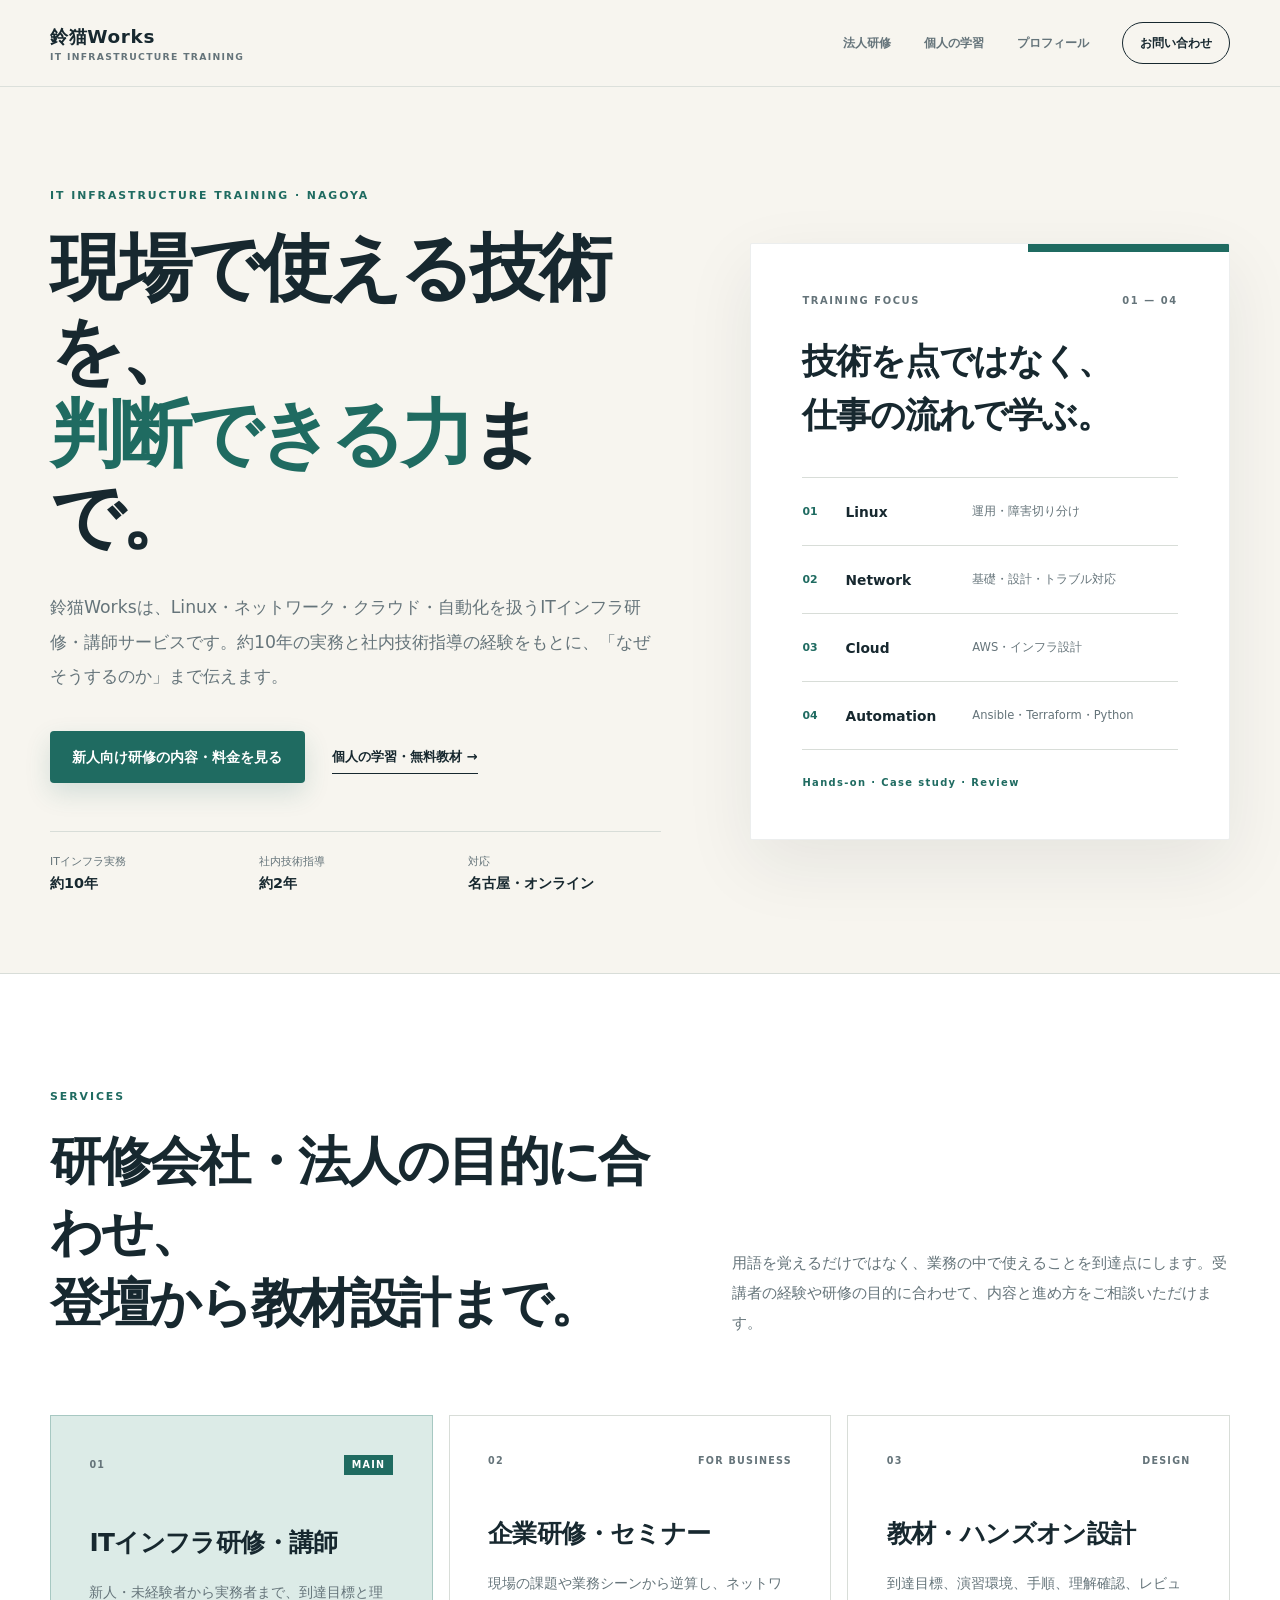
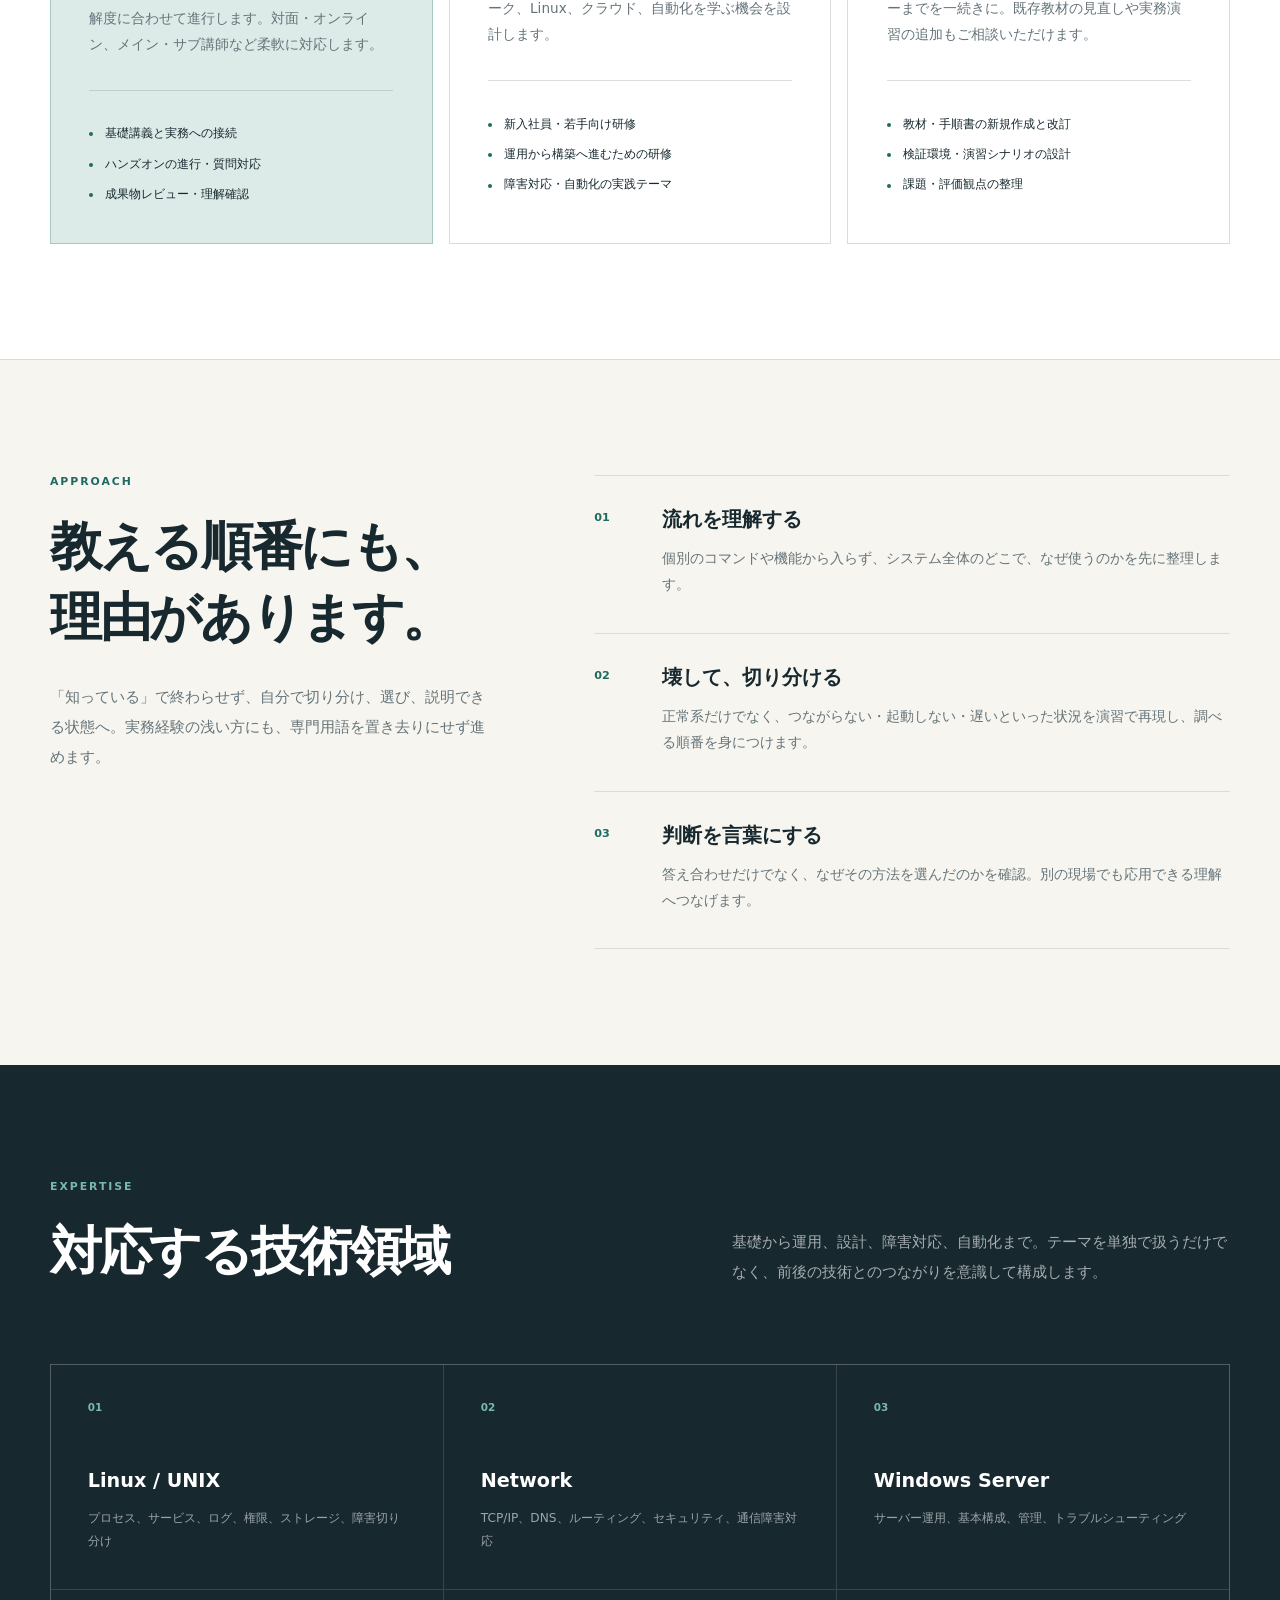
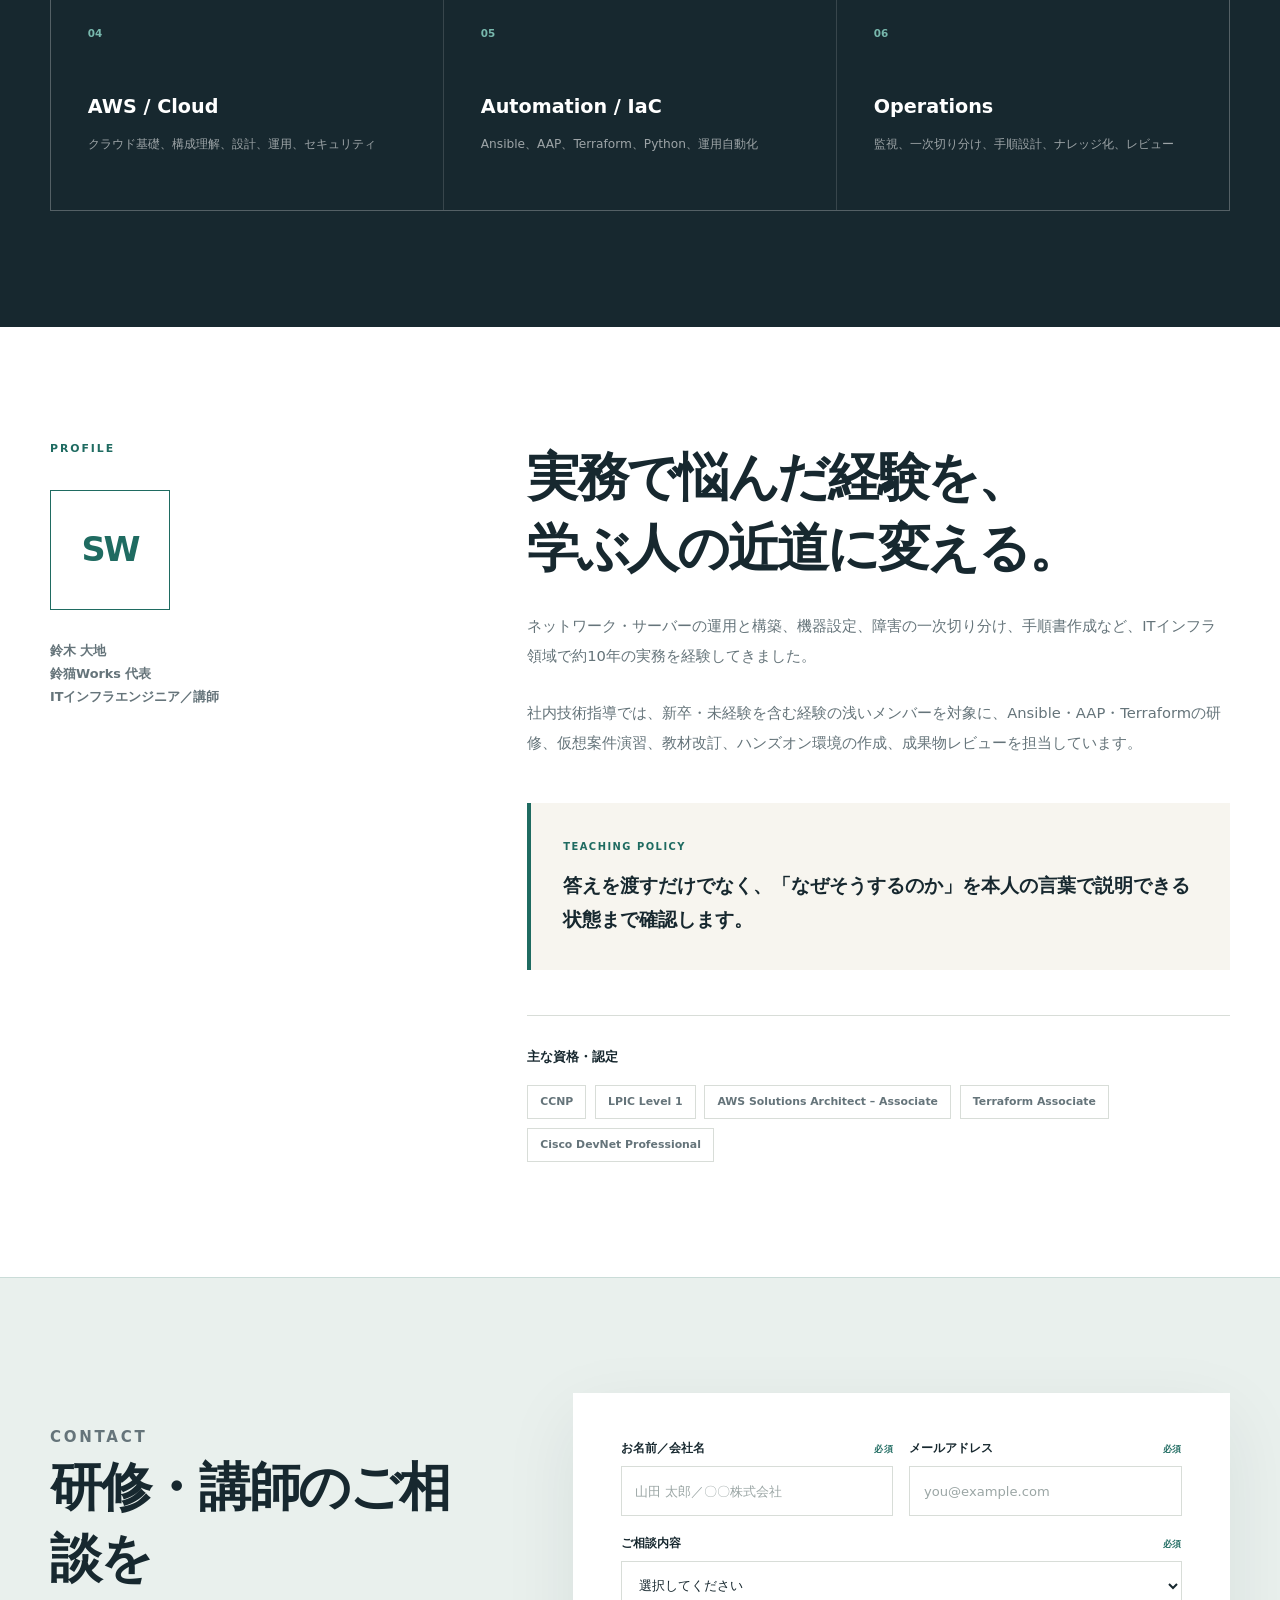
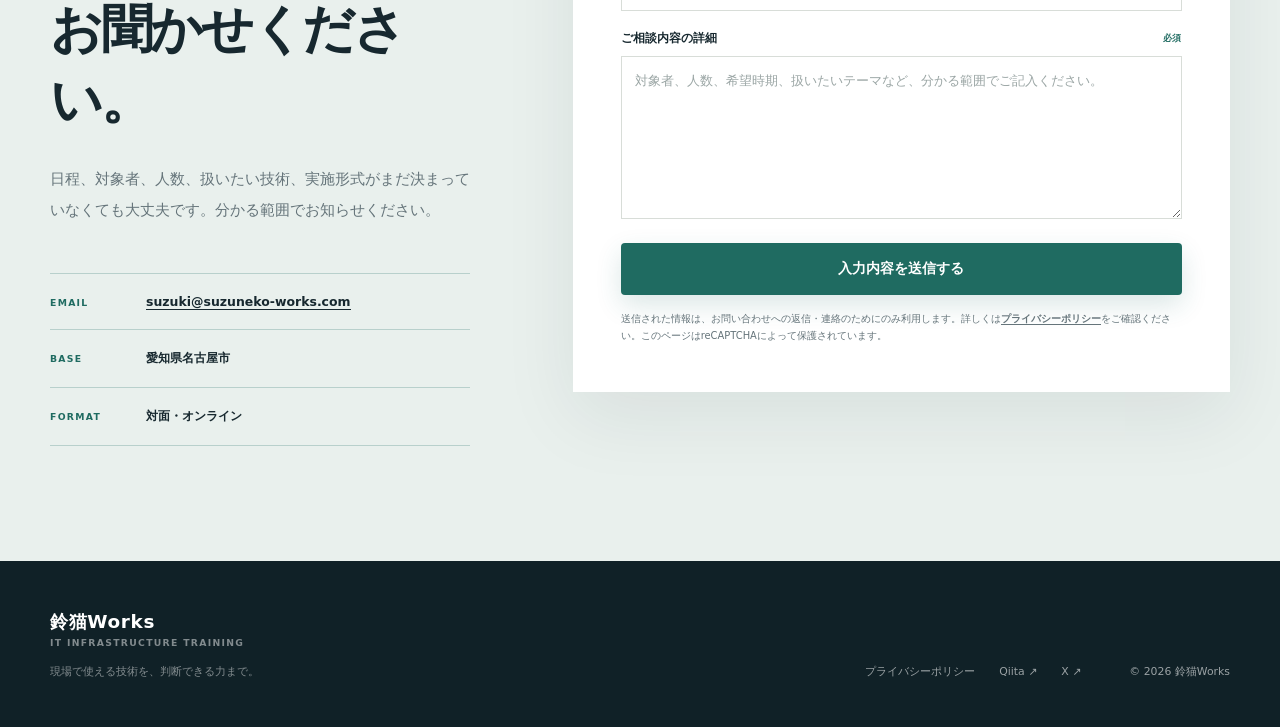
<file: index.html>
<!doctype html>
<html lang="ja">
<head>
  <meta charset="utf-8">
  <meta name="viewport" content="width=device-width, initial-scale=1">
  <title>鈴猫Works | ITインフラ研修・講師</title>
  <meta name="description" content="Linux・ネットワーク・クラウド・自動化を、現場の判断につながる形で伝えるITインフラ研修・講師サービスです。名古屋を拠点に、対面・オンラインで対応します。">
  <meta name="robots" content="index, follow">
  <meta name="theme-color" content="#f7f5ef">
  <link rel="canonical" href="https://suzuneko-works.com/">

  <meta property="og:type" content="website">
  <meta property="og:locale" content="ja_JP">
  <meta property="og:site_name" content="鈴猫Works">
  <meta property="og:title" content="鈴猫Works | ITインフラ研修・講師">
  <meta property="og:description" content="現場で使える技術を、判断できる力まで。Linux・ネットワーク・クラウド・自動化を扱うITインフラ研修・講師サービスです。">
  <meta property="og:url" content="https://suzuneko-works.com/">
  <meta property="og:image" content="https://suzuneko-works.com/images/og.png">
  <meta property="og:image:type" content="image/png">
  <meta property="og:image:width" content="1731">
  <meta property="og:image:height" content="909">
  <meta property="og:image:alt" content="鈴猫Works — 現場で使える技術を、判断できる力まで。">

  <meta name="twitter:card" content="summary_large_image">
  <meta name="twitter:title" content="鈴猫Works | ITインフラ研修・講師">
  <meta name="twitter:description" content="現場で使える技術を、判断できる力まで。">
  <meta name="twitter:image" content="https://suzuneko-works.com/images/og.png">
  <meta name="twitter:image:alt" content="鈴猫Works — 現場で使える技術を、判断できる力まで。">

  <link rel="icon" type="image/svg+xml" href="images/favicon.svg">
  <link rel="stylesheet" href="style.css">

  <script async src="https://www.googletagmanager.com/gtag/js?id=G-TE36SJMS0G"></script>
  <script>
    window.dataLayer = window.dataLayer || [];
    function gtag(){dataLayer.push(arguments);}
    gtag('js', new Date());
    gtag('config', 'G-TE36SJMS0G');
  </script>

  <script type="application/ld+json">
  {
    "@context": "https://schema.org",
    "@type": "ProfessionalService",
    "name": "鈴猫Works",
    "url": "https://suzuneko-works.com/",
    "email": "suzuki@suzuneko-works.com",
    "description": "ITインフラ研修・講師、企業研修、教材・ハンズオン設計",
    "areaServed": [
      {
        "@type": "City",
        "name": "名古屋市"
      },
      {
        "@type": "Country",
        "name": "日本"
      }
    ],
    "serviceType": [
      "ITインフラ研修・講師",
      "企業研修・セミナー",
      "教材・ハンズオン設計"
    ]
  }
  </script>
</head>
<body>
  <a class="skip-link" href="#main">本文へ移動</a>

  <header class="site-header" id="site-header">
    <div class="header-inner">
      <a class="brand" href="#top" aria-label="鈴猫Works ホーム">
        <span class="brand-name">鈴猫Works</span>
        <span class="brand-label">IT INFRASTRUCTURE TRAINING</span>
      </a>

      <button class="menu-toggle" id="menu-toggle" type="button" aria-expanded="false" aria-controls="site-nav" aria-label="メニューを開く">
        <span></span>
        <span></span>
      </button>

      <nav class="site-nav" id="site-nav" aria-label="メインナビゲーション">
        <a href="training.html">法人研修</a>
        <a href="learn.html">個人の学習</a>
        <a href="#profile">プロフィール</a>
        <a class="nav-contact" href="#contact">お問い合わせ</a>
      </nav>
    </div>
  </header>

  <main id="main">
    <section class="hero" id="top">
      <div class="hero-copy">
        <p class="eyebrow">IT INFRASTRUCTURE TRAINING · NAGOYA</p>
        <h1>現場で使える技術を、<br><em>判断できる力</em>まで。</h1>
        <p class="hero-lead">
          鈴猫Worksは、Linux・ネットワーク・クラウド・自動化を扱うITインフラ研修・講師サービスです。約10年の実務と社内技術指導の経験をもとに、「なぜそうするのか」まで伝えます。
        </p>
        <div class="hero-actions">
          <a class="button button-primary" href="training.html">新人向け研修の内容・料金を見る</a>
          <a class="text-link" href="learn.html">個人の学習・無料教材 <span aria-hidden="true">→</span></a>
        </div>
        <dl class="hero-facts" aria-label="鈴猫Worksの概要">
          <div><dt>ITインフラ実務</dt><dd>約10年</dd></div>
          <div><dt>社内技術指導</dt><dd>約2年</dd></div>
          <div><dt>対応</dt><dd>名古屋・オンライン</dd></div>
        </dl>
      </div>

      <aside class="expertise-preview" aria-labelledby="expertise-preview-title">
        <div class="preview-heading">
          <p>TRAINING FOCUS</p>
          <span>01 — 04</span>
        </div>
        <h2 id="expertise-preview-title">技術を点ではなく、<br>仕事の流れで学ぶ。</h2>
        <ol class="focus-list">
          <li><span>01</span><strong>Linux</strong><small>運用・障害切り分け</small></li>
          <li><span>02</span><strong>Network</strong><small>基礎・設計・トラブル対応</small></li>
          <li><span>03</span><strong>Cloud</strong><small>AWS・インフラ設計</small></li>
          <li><span>04</span><strong>Automation</strong><small>Ansible・Terraform・Python</small></li>
        </ol>
        <p class="preview-note">Hands-on · Case study · Review</p>
      </aside>
    </section>

    <section class="section services" id="services">
      <div class="section-inner">
        <div class="section-heading reveal">
          <div>
            <p class="section-kicker">SERVICES</p>
            <h2>研修会社・法人の目的に合わせ、<br>登壇から教材設計まで。</h2>
          </div>
          <p>
            用語を覚えるだけではなく、業務の中で使えることを到達点にします。受講者の経験や研修の目的に合わせて、内容と進め方をご相談いただけます。
          </p>
        </div>

        <div class="service-grid">
          <article class="service-card service-card-primary reveal">
            <div class="card-topline">
              <span>01</span>
              <span class="service-badge">MAIN</span>
            </div>
            <h3>ITインフラ研修・講師</h3>
            <p>新人・未経験者から実務者まで、到達目標と理解度に合わせて進行します。対面・オンライン、メイン・サブ講師など柔軟に対応します。</p>
            <ul>
              <li>基礎講義と実務への接続</li>
              <li>ハンズオンの進行・質問対応</li>
              <li>成果物レビュー・理解確認</li>
            </ul>
          </article>

          <article class="service-card reveal">
            <div class="card-topline"><span>02</span><span>FOR BUSINESS</span></div>
            <h3>企業研修・セミナー</h3>
            <p>現場の課題や業務シーンから逆算し、ネットワーク、Linux、クラウド、自動化を学ぶ機会を設計します。</p>
            <ul>
              <li>新入社員・若手向け研修</li>
              <li>運用から構築へ進むための研修</li>
              <li>障害対応・自動化の実践テーマ</li>
            </ul>
          </article>

          <article class="service-card reveal">
            <div class="card-topline"><span>03</span><span>DESIGN</span></div>
            <h3>教材・ハンズオン設計</h3>
            <p>到達目標、演習環境、手順、理解確認、レビューまでを一続きに。既存教材の見直しや実務演習の追加もご相談いただけます。</p>
            <ul>
              <li>教材・手順書の新規作成と改訂</li>
              <li>検証環境・演習シナリオの設計</li>
              <li>課題・評価観点の整理</li>
            </ul>
          </article>
        </div>
      </div>
    </section>

    <section class="section approach" aria-labelledby="approach-title">
      <div class="section-inner">
        <div class="approach-intro reveal">
          <p class="section-kicker">APPROACH</p>
          <h2 id="approach-title">教える順番にも、<br>理由があります。</h2>
          <p>「知っている」で終わらせず、自分で切り分け、選び、説明できる状態へ。実務経験の浅い方にも、専門用語を置き去りにせず進めます。</p>
        </div>

        <ol class="approach-steps">
          <li class="reveal">
            <span>01</span>
            <div>
              <h3>流れを理解する</h3>
              <p>個別のコマンドや機能から入らず、システム全体のどこで、なぜ使うのかを先に整理します。</p>
            </div>
          </li>
          <li class="reveal">
            <span>02</span>
            <div>
              <h3>壊して、切り分ける</h3>
              <p>正常系だけでなく、つながらない・起動しない・遅いといった状況を演習で再現し、調べる順番を身につけます。</p>
            </div>
          </li>
          <li class="reveal">
            <span>03</span>
            <div>
              <h3>判断を言葉にする</h3>
              <p>答え合わせだけでなく、なぜその方法を選んだのかを確認。別の現場でも応用できる理解へつなげます。</p>
            </div>
          </li>
        </ol>
      </div>
    </section>

    <section class="section expertise" id="expertise">
      <div class="section-inner">
        <div class="section-heading section-heading-light reveal">
          <div>
            <p class="section-kicker">EXPERTISE</p>
            <h2>対応する技術領域</h2>
          </div>
          <p>基礎から運用、設計、障害対応、自動化まで。テーマを単独で扱うだけでなく、前後の技術とのつながりを意識して構成します。</p>
        </div>

        <div class="topic-grid">
          <article class="topic-card reveal">
            <p>01</p>
            <h3>Linux / UNIX</h3>
            <span>プロセス、サービス、ログ、権限、ストレージ、障害切り分け</span>
          </article>
          <article class="topic-card reveal">
            <p>02</p>
            <h3>Network</h3>
            <span>TCP/IP、DNS、ルーティング、セキュリティ、通信障害対応</span>
          </article>
          <article class="topic-card reveal">
            <p>03</p>
            <h3>Windows Server</h3>
            <span>サーバー運用、基本構成、管理、トラブルシューティング</span>
          </article>
          <article class="topic-card reveal">
            <p>04</p>
            <h3>AWS / Cloud</h3>
            <span>クラウド基礎、構成理解、設計、運用、セキュリティ</span>
          </article>
          <article class="topic-card reveal">
            <p>05</p>
            <h3>Automation / IaC</h3>
            <span>Ansible、AAP、Terraform、Python、運用自動化</span>
          </article>
          <article class="topic-card reveal">
            <p>06</p>
            <h3>Operations</h3>
            <span>監視、一次切り分け、手順設計、ナレッジ化、レビュー</span>
          </article>
        </div>
      </div>
    </section>

    <section class="section profile" id="profile">
      <div class="section-inner profile-grid">
        <div class="profile-summary reveal">
          <p class="section-kicker">PROFILE</p>
          <div class="profile-mark" aria-hidden="true">SW</div>
          <p class="profile-role">鈴木 大地<br>鈴猫Works 代表<br>ITインフラエンジニア／講師</p>
        </div>

        <div class="profile-content reveal">
          <h2>実務で悩んだ経験を、<br>学ぶ人の近道に変える。</h2>
          <p>
            ネットワーク・サーバーの運用と構築、機器設定、障害の一次切り分け、手順書作成など、ITインフラ領域で約10年の実務を経験してきました。
          </p>
          <p>
            社内技術指導では、新卒・未経験を含む経験の浅いメンバーを対象に、Ansible・AAP・Terraformの研修、仮想案件演習、教材改訂、ハンズオン環境の作成、成果物レビューを担当しています。
          </p>

          <blockquote>
            <span>TEACHING POLICY</span>
            <p>答えを渡すだけでなく、「なぜそうするのか」を本人の言葉で説明できる状態まで確認します。</p>
          </blockquote>

          <div class="credentials" aria-labelledby="credentials-title">
            <h3 id="credentials-title">主な資格・認定</h3>
            <ul>
              <li>CCNP</li>
              <li>LPIC Level 1</li>
              <li>AWS Solutions Architect – Associate</li>
              <li>Terraform Associate</li>
              <li>Cisco DevNet Professional</li>
            </ul>
          </div>
        </div>
      </div>
    </section>

    <section class="section contact" id="contact">
      <div class="section-inner contact-grid">
        <div class="contact-copy reveal">
          <p class="section-kicker">CONTACT</p>
          <h2>研修・講師のご相談を<br>お聞かせください。</h2>
          <p>
            日程、対象者、人数、扱いたい技術、実施形式がまだ決まっていなくても大丈夫です。分かる範囲でお知らせください。
          </p>

          <dl class="contact-details">
            <div>
              <dt>EMAIL</dt>
              <dd><a href="mailto:suzuki@suzuneko-works.com">suzuki@suzuneko-works.com</a></dd>
            </div>
            <div>
              <dt>BASE</dt>
              <dd>愛知県名古屋市</dd>
            </div>
            <div>
              <dt>FORMAT</dt>
              <dd>対面・オンライン</dd>
            </div>
          </dl>
        </div>

        <div class="form-panel reveal">
          <form id="contact-form" novalidate>
            <div class="form-row">
              <div class="form-field">
                <label for="name">お名前／会社名 <span>必須</span></label>
                <input id="name" name="name" type="text" required maxlength="100" autocomplete="name" placeholder="山田 太郎／〇〇株式会社">
              </div>
              <div class="form-field">
                <label for="email">メールアドレス <span>必須</span></label>
                <input id="email" name="email" type="email" required maxlength="254" autocomplete="email" placeholder="you@example.com">
              </div>
            </div>

            <div class="form-field">
              <label for="subject">ご相談内容 <span>必須</span></label>
              <select id="subject" name="subject" required>
                <option value="" selected disabled>選択してください</option>
                <option value="ITインフラ研修・講師の依頼">ITインフラ研修・講師の依頼</option>
                <option value="企業研修・セミナーの相談">企業研修・セミナーの相談</option>
                <option value="教材・ハンズオン設計の相談">教材・ハンズオン設計の相談</option>
                <option value="技術コンテンツについて">技術コンテンツについて</option>
                <option value="その他">その他</option>
              </select>
            </div>

            <div class="form-field">
              <label for="message">ご相談内容の詳細 <span>必須</span></label>
              <textarea id="message" name="message" rows="6" required maxlength="5000" placeholder="対象者、人数、希望時期、扱いたいテーマなど、分かる範囲でご記入ください。"></textarea>
            </div>

            <input type="hidden" name="budget" value="">
            <div class="form-status" id="form-status" role="status" aria-live="polite"></div>
            <button class="button button-primary submit-button" id="form-submit-btn" type="submit">入力内容を送信する</button>
            <p class="form-note">送信された情報は、お問い合わせへの返信・連絡のためにのみ利用します。詳しくは<a href="privacy.html">プライバシーポリシー</a>をご確認ください。このページはreCAPTCHAによって保護されています。</p>
            <noscript>
              <p class="form-noscript">フォームの送信にはJavaScriptが必要です。<a href="mailto:suzuki@suzuneko-works.com">メールでお問い合わせください。</a></p>
            </noscript>
          </form>
        </div>
      </div>
    </section>
  </main>

  <footer class="site-footer">
    <div class="footer-inner">
      <div>
        <a class="brand footer-brand" href="#top">
          <span class="brand-name">鈴猫Works</span>
          <span class="brand-label">IT INFRASTRUCTURE TRAINING</span>
        </a>
        <p>現場で使える技術を、判断できる力まで。</p>
      </div>
      <div class="footer-links">
        <a href="privacy.html">プライバシーポリシー</a>
        <a href="https://qiita.com/suzuneko-works" target="_blank" rel="noopener noreferrer">Qiita <span aria-hidden="true">↗</span></a>
        <a href="https://x.com/suzuneko_works" target="_blank" rel="noopener noreferrer">X <span aria-hidden="true">↗</span></a>
      </div>
      <p class="copyright">© <span id="current-year">2026</span> 鈴猫Works</p>
    </div>
  </footer>

  <script async defer src="https://www.google.com/recaptcha/api.js?render=6LdiObcsAAAAAOc2ZND68FfgRgDd2CHNwrod0RjC"></script>
  <script src="script.js" defer></script>
</body>
</html>
</file>
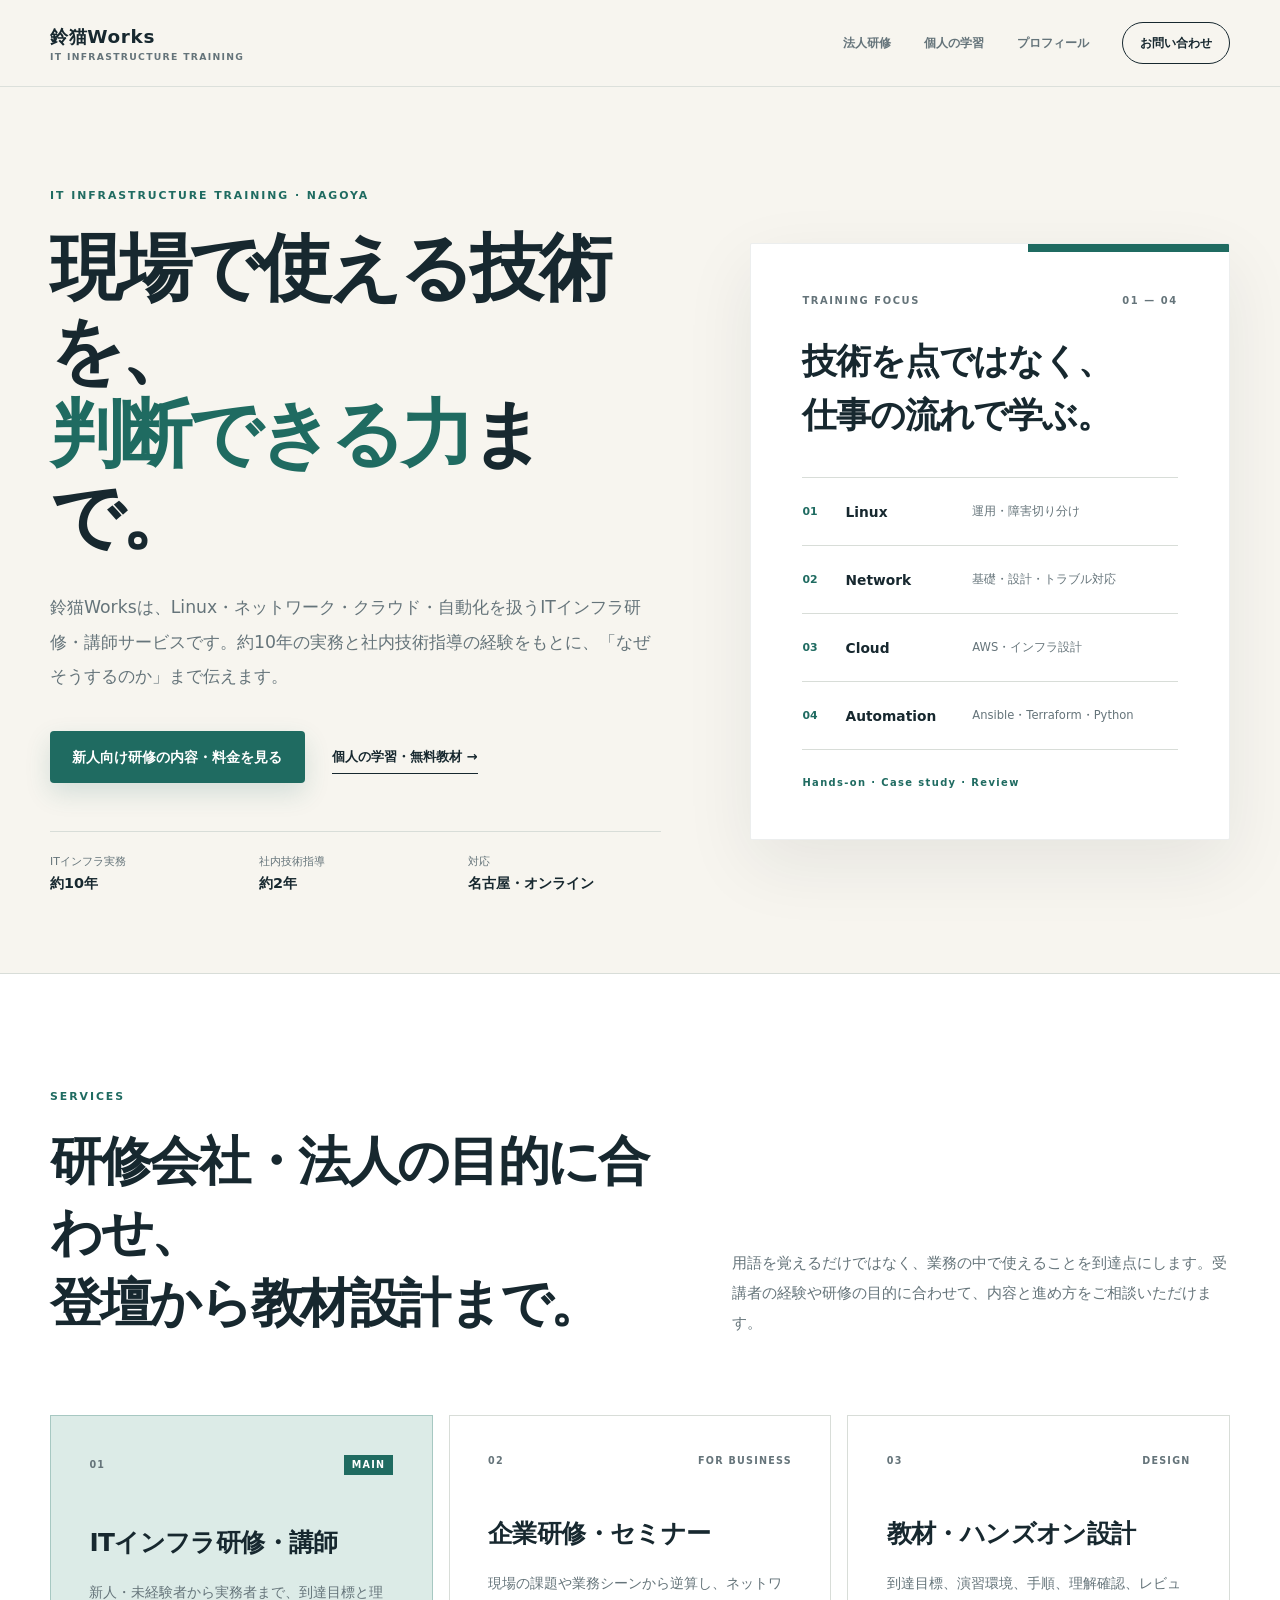
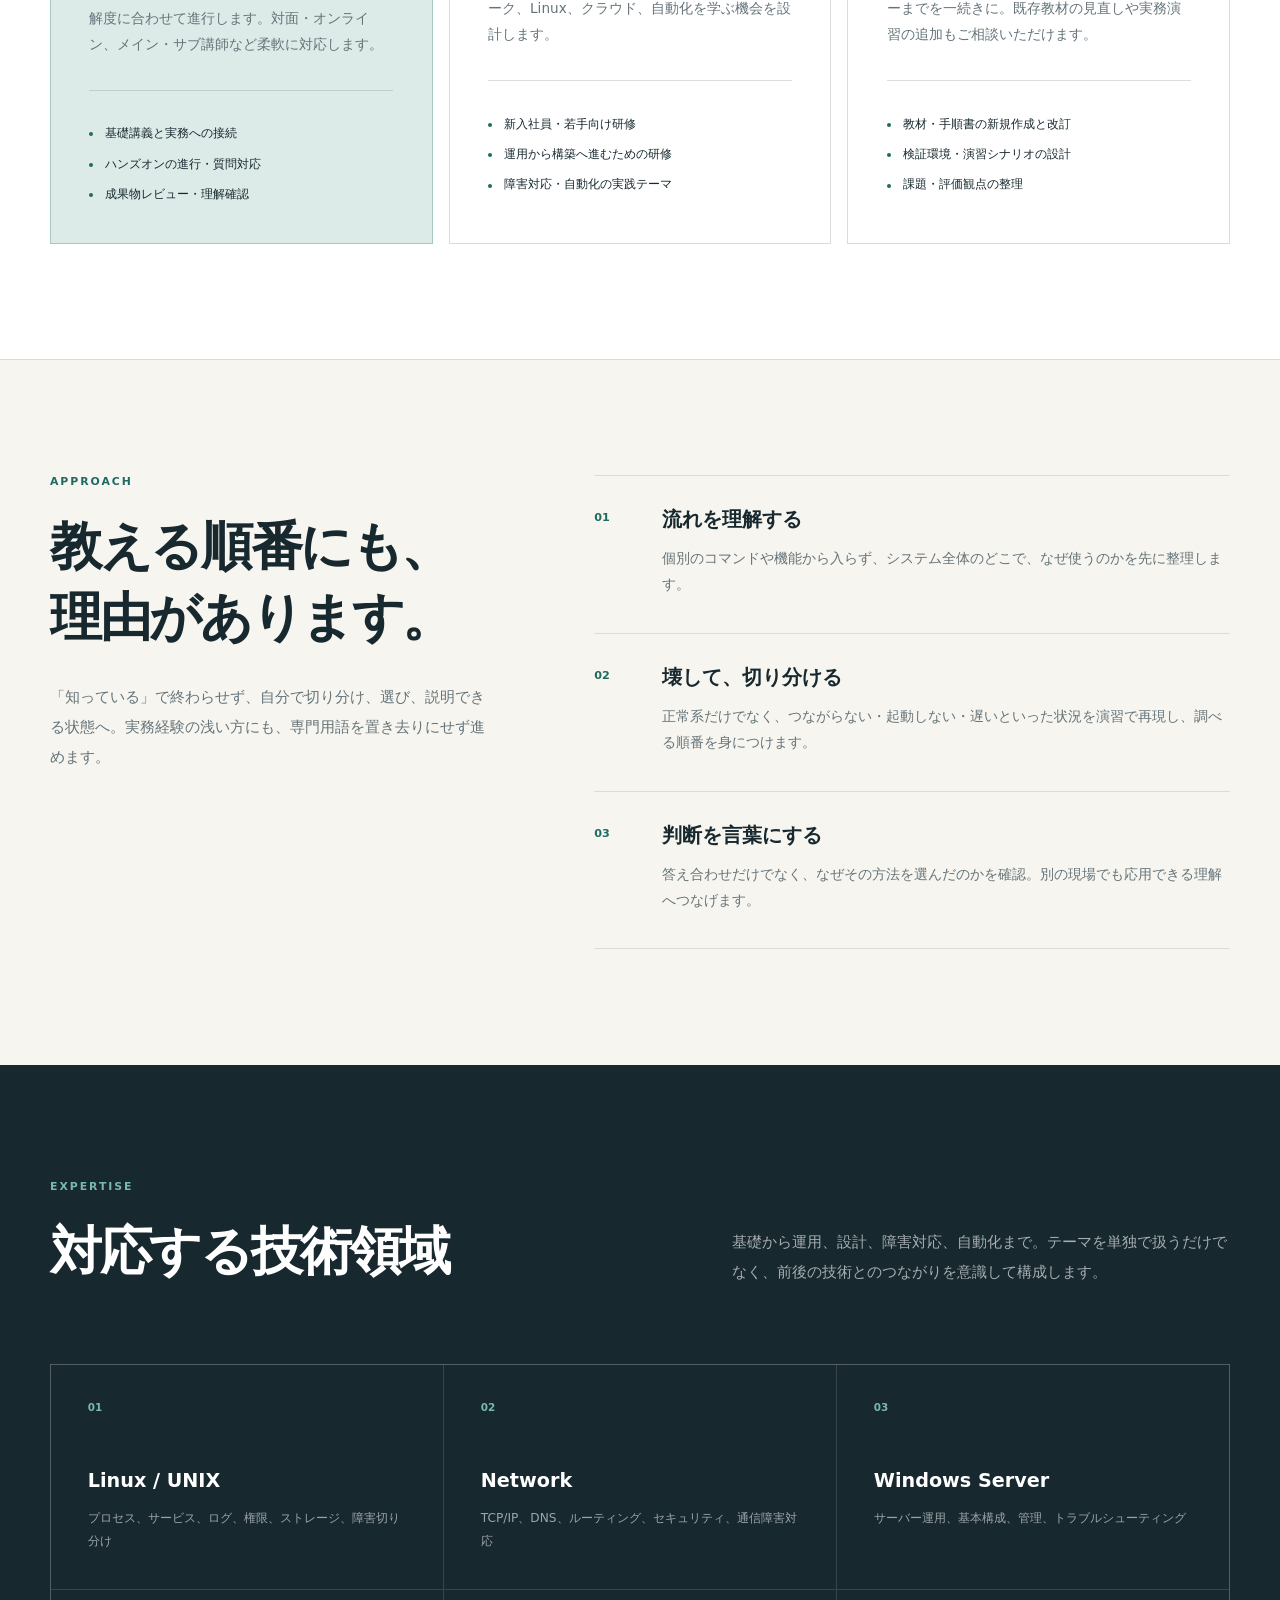
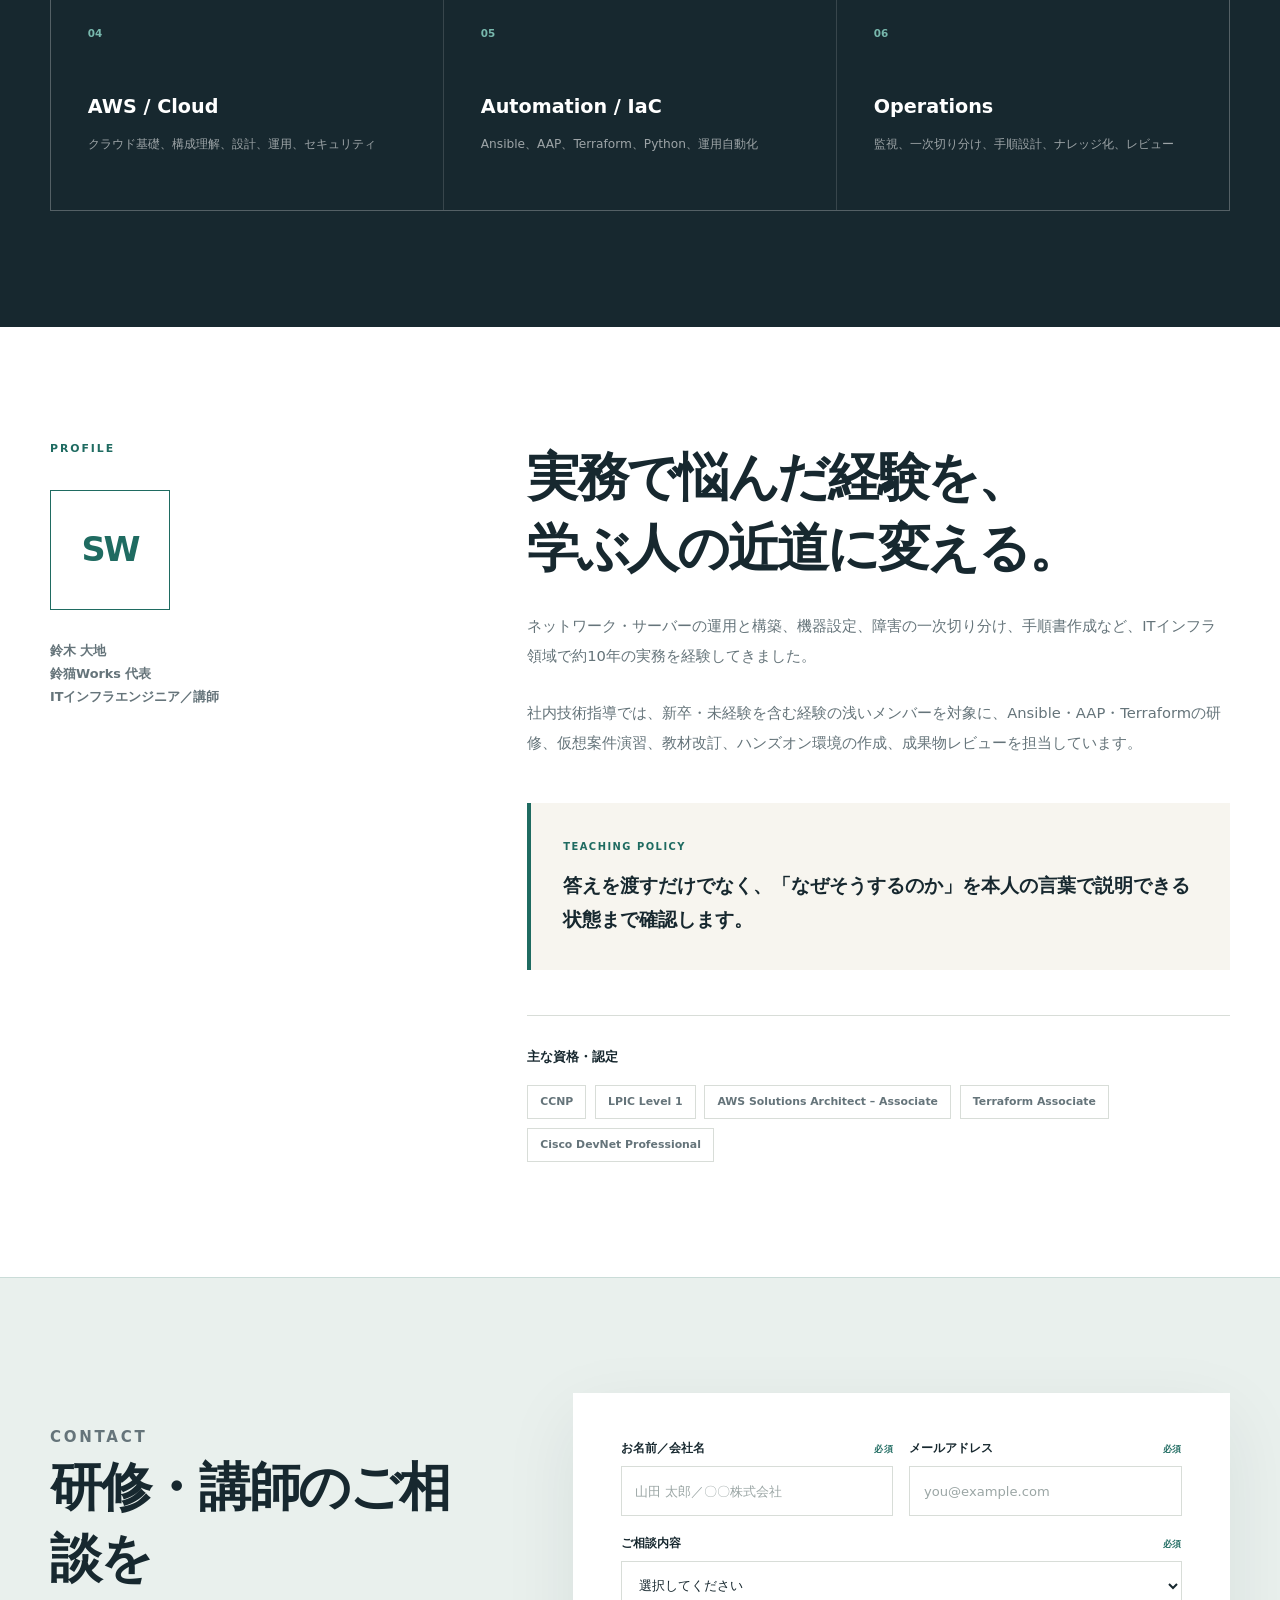
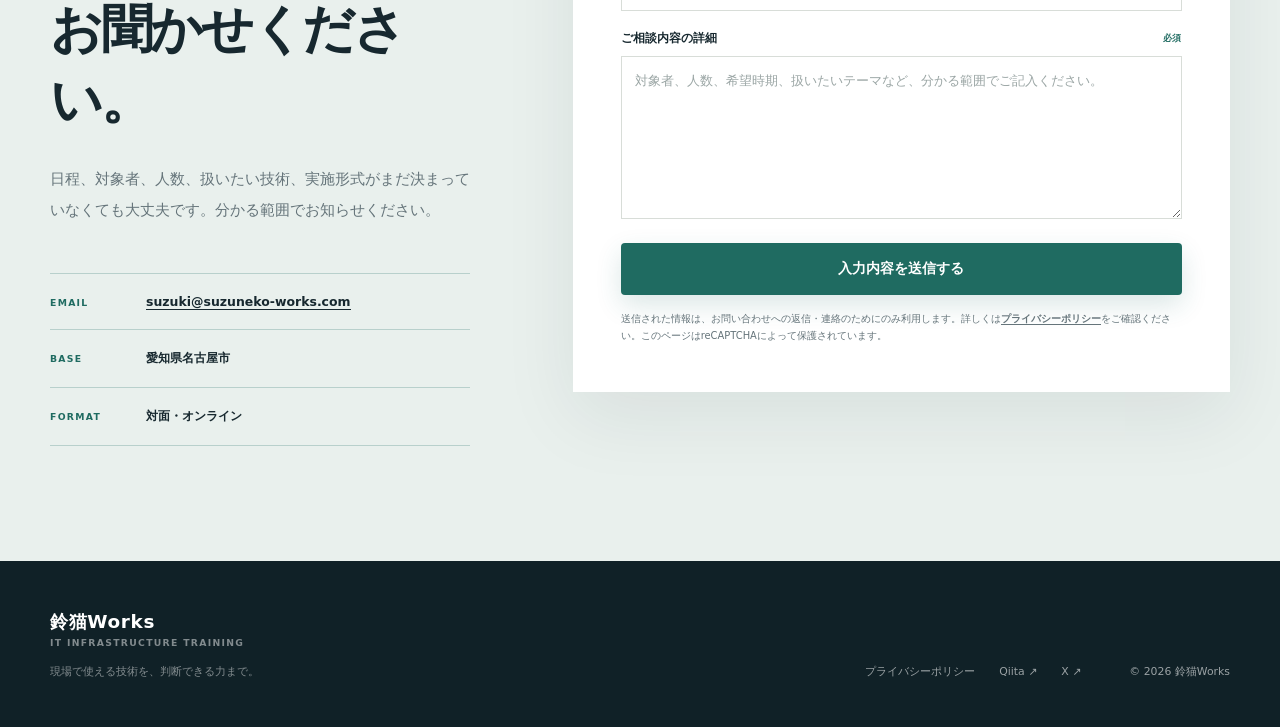
<file: demo/reservation/index.html>
<!doctype html>
<html lang="ja">
<head>
  <meta charset="utf-8">
  <meta name="viewport" content="width=device-width, initial-scale=1">
  <meta name="robots" content="noindex, nofollow">
  <meta http-equiv="refresh" content="0; url=../../">
  <link rel="canonical" href="https://suzuneko-works.com/">
  <title>鈴猫Works</title>
</head>
<body>
  <p>このページは終了しました。<a href="../../">鈴猫Worksのトップページへ移動します。</a></p>
</body>
</html>
</file>
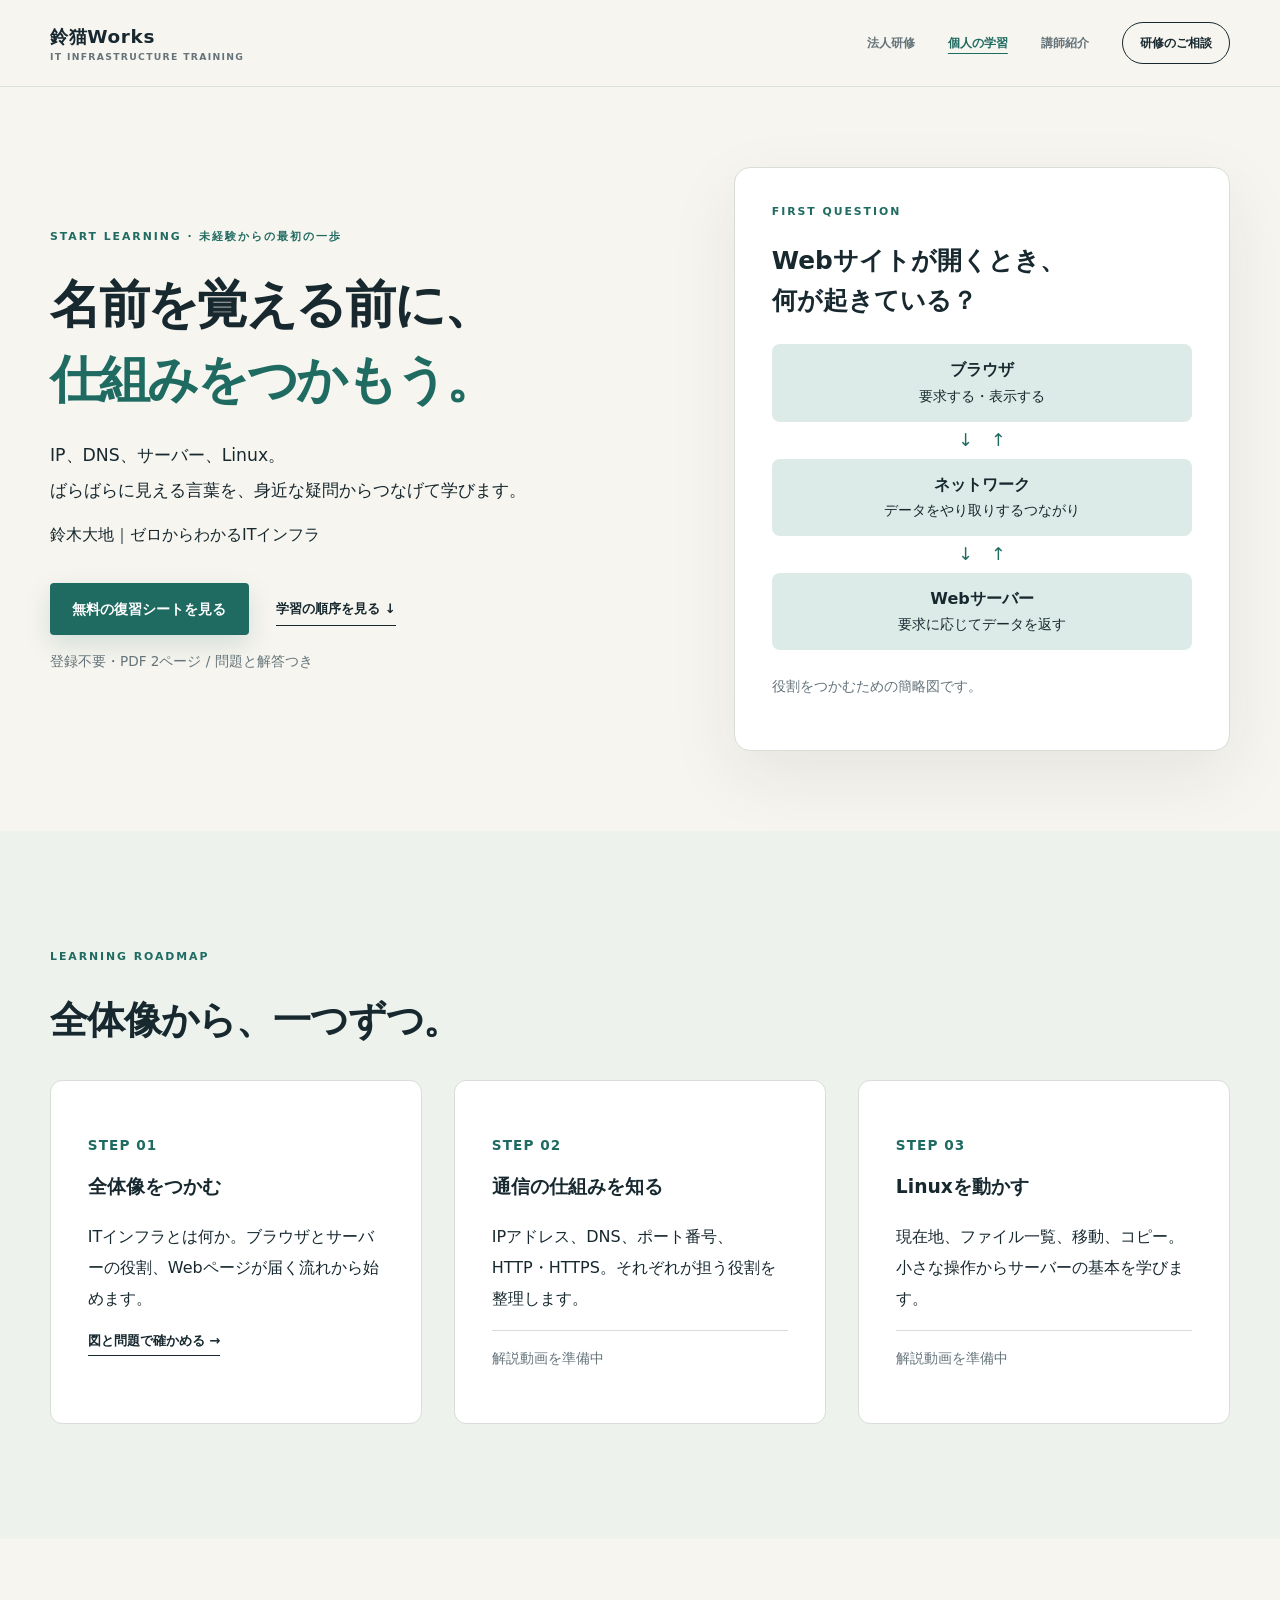
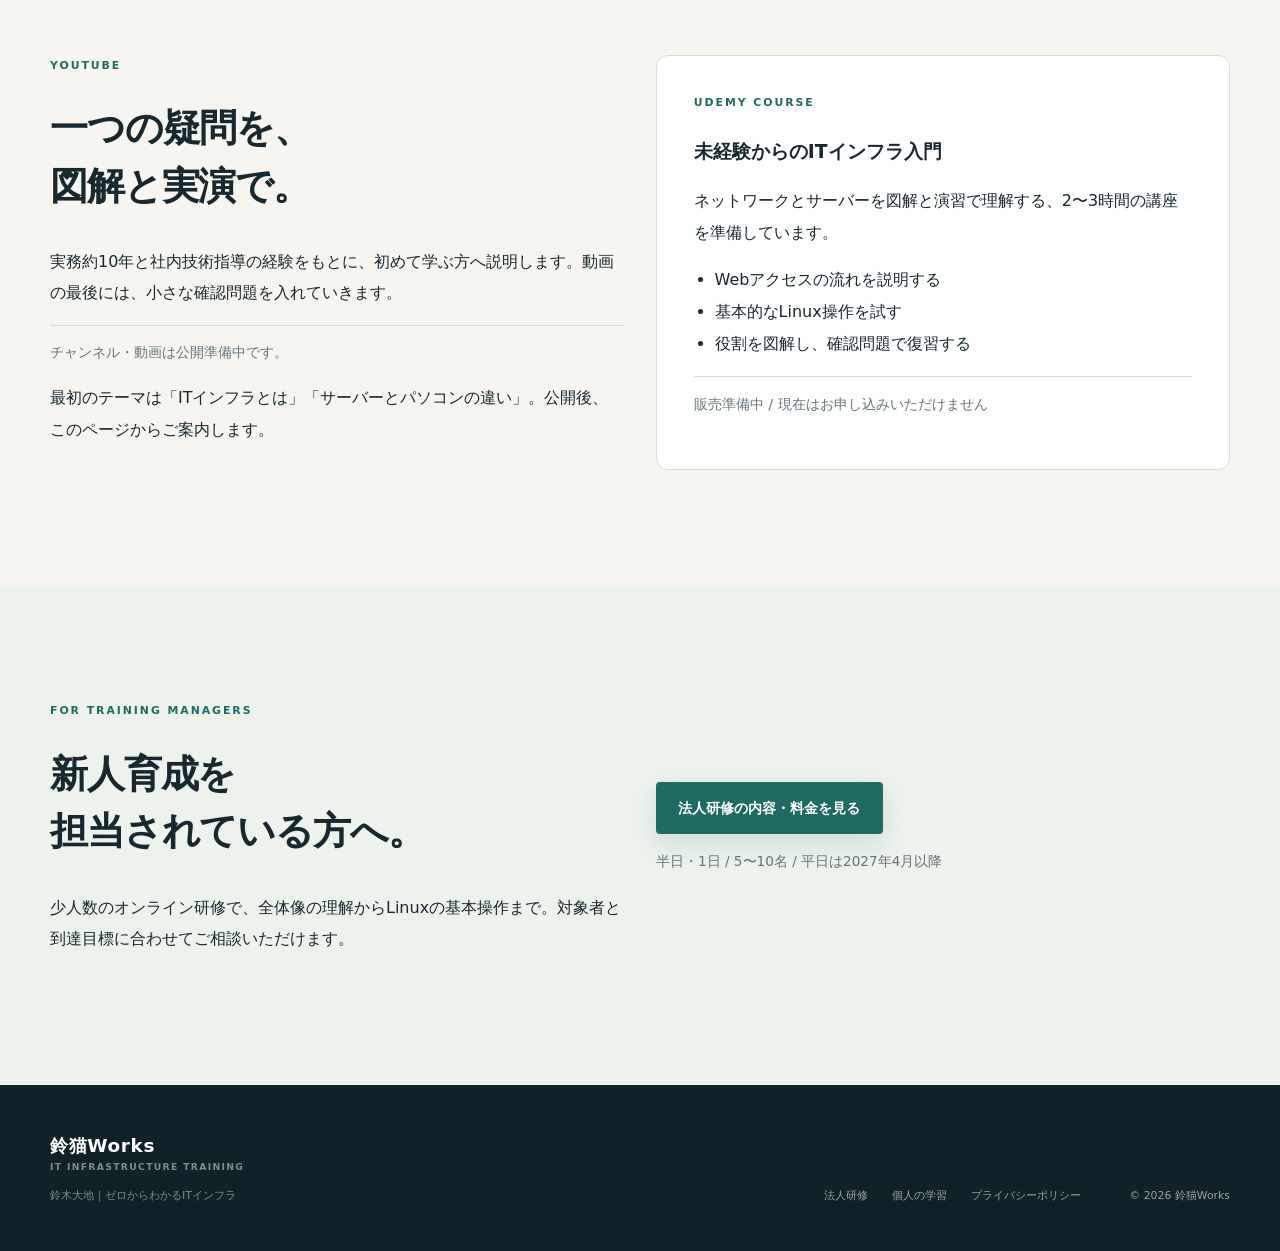
<file: learn.html>
<!doctype html>
<html lang="ja"><head><meta charset="utf-8"><meta name="viewport" content="width=device-width, initial-scale=1">
<title>ゼロからわかるITインフラ｜鈴木大地 | 鈴猫Works</title><meta name="description" content="未経験からネットワーク・サーバー・Linuxを学ぶ入口。図解で役割を理解し、無料の復習シートで確かめましょう。鈴木大地・鈴猫Worksの学習ページ。">
<meta name="robots" content="index, follow"><meta name="theme-color" content="#f7f5ef">
<link rel="canonical" href="https://suzuneko-works.com/learn.html">
<meta property="og:type" content="website"><meta property="og:locale" content="ja_JP"><meta property="og:site_name" content="鈴猫Works">
<meta property="og:title" content="ゼロからわかるITインフラ｜鈴木大地 | 鈴猫Works"><meta property="og:description" content="未経験からネットワーク・サーバー・Linuxを学ぶ入口。図解で役割を理解し、無料の復習シートで確かめましょう。鈴木大地・鈴猫Worksの学習ページ。">
<meta property="og:url" content="https://suzuneko-works.com/learn.html"><meta property="og:image" content="https://suzuneko-works.com/images/og.png">
<meta name="twitter:card" content="summary_large_image"><link rel="icon" href="images/favicon.svg" type="image/svg+xml">
<link rel="stylesheet" href="style.css"><link rel="stylesheet" href="education.css">
<script async src="https://www.googletagmanager.com/gtag/js?id=G-TE36SJMS0G"></script>
<script>window.dataLayer=window.dataLayer||[];function gtag(){dataLayer.push(arguments);}gtag('js',new Date());gtag('config','G-TE36SJMS0G');</script>
</head><body><a class="skip-link" href="#main">本文へ移動</a>
<header class="site-header" id="site-header"><div class="header-inner">
<a class="brand" href="./"><span class="brand-name">鈴猫Works</span><span class="brand-label">IT INFRASTRUCTURE TRAINING</span></a>
<button class="menu-toggle" id="menu-toggle" type="button" aria-expanded="false" aria-controls="site-nav" aria-label="メニューを開く"><span></span><span></span></button>
<nav class="site-nav" id="site-nav" aria-label="メインナビゲーション"><a href="training.html" >法人研修</a><a href="learn.html" aria-current="page">個人の学習</a><a href="index.html#profile">講師紹介</a><a class="nav-contact" href="training.html#contact">研修のご相談</a></nav>
</div></header><main id="main"><section class="education-hero"><div><p class="eyebrow">START LEARNING · 未経験からの最初の一歩</p><h1>名前を覚える前に、<br><em>仕組みをつかもう。</em></h1><p class="education-lead">IP、DNS、サーバー、Linux。<br>ばらばらに見える言葉を、身近な疑問からつなげて学びます。</p><p>鈴木大地｜ゼロからわかるITインフラ</p><div class="hero-actions"><a class="button button-primary" href="materials/it-basics-review.pdf" data-track="resource_download" data-resource="it_basics_review">無料の復習シートを見る</a><a class="text-link" href="#roadmap">学習の順序を見る ↓</a></div><p class="small-note">登録不要・PDF 2ページ / 問題と解答つき</p></div><aside class="learning-panel"><p class="section-kicker">FIRST QUESTION</p><h2>Webサイトが開くとき、<br>何が起きている？</h2><div class="role-diagram"><div><strong>ブラウザ</strong><span>要求する・表示する</span></div><p aria-label="要求と応答">↓　↑</p><div><strong>ネットワーク</strong><span>データをやり取りするつながり</span></div><p aria-label="要求と応答">↓　↑</p><div><strong>Webサーバー</strong><span>要求に応じてデータを返す</span></div></div><p class="small-note">役割をつかむための簡略図です。</p></aside></section>
<section class="section education-section tinted" id="roadmap"><div class="section-inner"><p class="section-kicker">LEARNING ROADMAP</p><h2>全体像から、一つずつ。</h2><div class="education-grid three"><article class="study-card"><p class="program-label">STEP 01</p><h3>全体像をつかむ</h3><p>ITインフラとは何か。ブラウザとサーバーの役割、Webページが届く流れから始めます。</p><a class="text-link" href="materials/it-basics-review.pdf" data-track="resource_download" data-resource="it_basics_review">図と問題で確かめる →</a></article><article class="study-card"><p class="program-label">STEP 02</p><h3>通信の仕組みを知る</h3><p>IPアドレス、DNS、ポート番号、HTTP・HTTPS。それぞれが担う役割を整理します。</p><p class="availability">解説動画を準備中</p></article><article class="study-card"><p class="program-label">STEP 03</p><h3>Linuxを動かす</h3><p>現在地、ファイル一覧、移動、コピー。小さな操作からサーバーの基本を学びます。</p><p class="availability">解説動画を準備中</p></article></div></div></section>
<section class="section education-section"><div class="section-inner education-grid two"><div><p class="section-kicker">YOUTUBE</p><h2>一つの疑問を、<br>図解と実演で。</h2><p>実務約10年と社内技術指導の経験をもとに、初めて学ぶ方へ説明します。動画の最後には、小さな確認問題を入れていきます。</p><p class="availability">チャンネル・動画は公開準備中です。</p><p>最初のテーマは「ITインフラとは」「サーバーとパソコンの違い」。公開後、このページからご案内します。</p></div><article class="instructor-card"><p class="section-kicker">UDEMY COURSE</p><h3>未経験からのITインフラ入門</h3><p>ネットワークとサーバーを図解と演習で理解する、2〜3時間の講座を準備しています。</p><ul><li>Webアクセスの流れを説明する</li><li>基本的なLinux操作を試す</li><li>役割を図解し、確認問題で復習する</li></ul><p class="availability">販売準備中 / 現在はお申し込みいただけません</p></article></div></section>
<section class="section education-section tinted"><div class="section-inner education-grid two"><div><p class="section-kicker">FOR TRAINING MANAGERS</p><h2>新人育成を<br>担当されている方へ。</h2><p>少人数のオンライン研修で、全体像の理解からLinuxの基本操作まで。対象者と到達目標に合わせてご相談いただけます。</p></div><div class="education-cta"><a class="button button-primary" href="training.html" data-track="training_consultation_click">法人研修の内容・料金を見る</a><p class="small-note">半日・1日 / 5〜10名 / 平日は2027年4月以降</p></div></div></section></main><footer class="site-footer"><div class="footer-inner"><div><a class="brand footer-brand" href="./"><span class="brand-name">鈴猫Works</span><span class="brand-label">IT INFRASTRUCTURE TRAINING</span></a><p>鈴木大地｜ゼロからわかるITインフラ</p></div><div class="footer-links"><a href="training.html">法人研修</a><a href="learn.html">個人の学習</a><a href="privacy.html">プライバシーポリシー</a></div><p class="copyright">© <span id="current-year">2026</span> 鈴猫Works</p></div></footer><script src="script.js" defer></script></body></html>
</file>
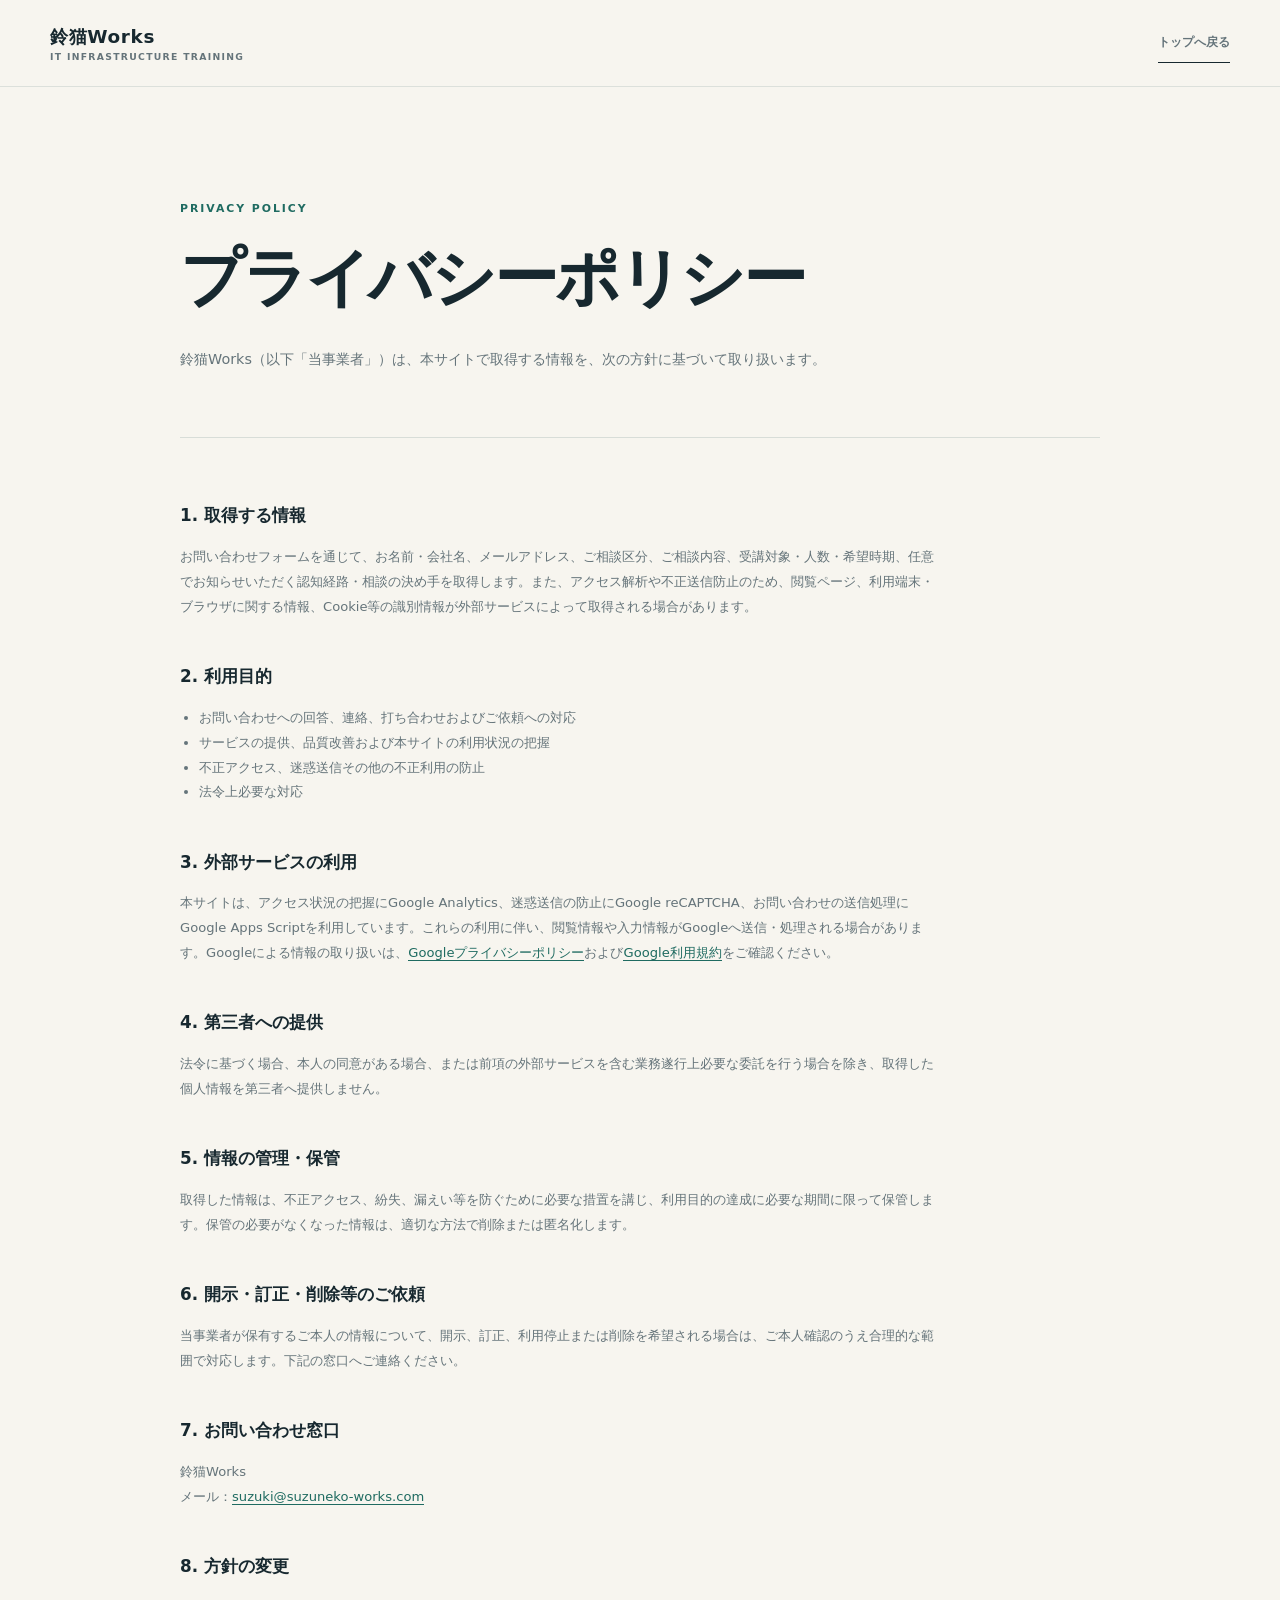
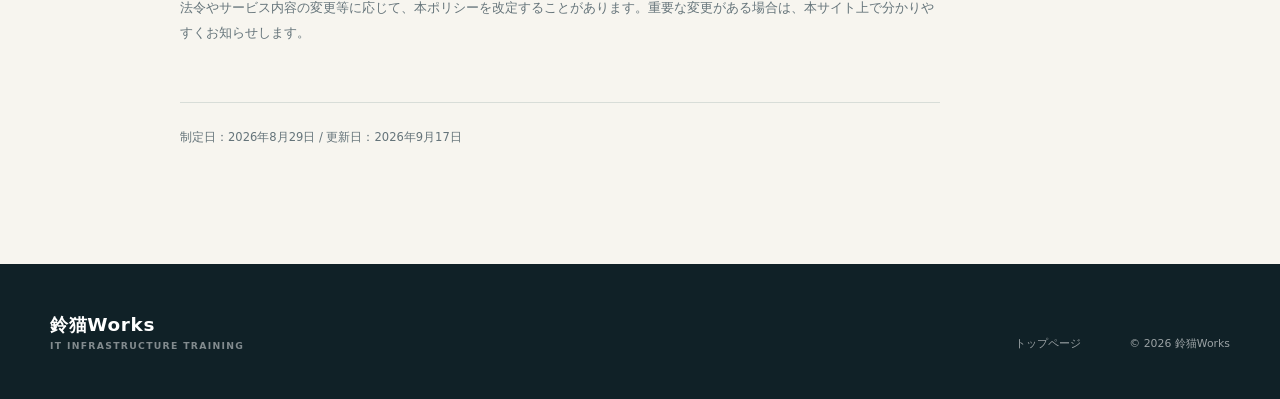
<file: privacy.html>
<!doctype html>
<html lang="ja">
<head>
  <meta charset="utf-8">
  <meta name="viewport" content="width=device-width, initial-scale=1">
  <title>プライバシーポリシー | 鈴猫Works</title>
  <meta name="description" content="鈴猫Worksのプライバシーポリシーです。お問い合わせ情報とアクセス情報の取り扱いについてご案内します。">
  <meta name="robots" content="index, follow">
  <meta name="theme-color" content="#f7f5ef">
  <link rel="canonical" href="https://suzuneko-works.com/privacy.html">
  <link rel="icon" type="image/svg+xml" href="images/favicon.svg">
  <link rel="stylesheet" href="style.css">
</head>
<body>
  <a class="skip-link" href="#main">本文へ移動</a>

  <header class="site-header">
    <div class="header-inner">
      <a class="brand" href="./" aria-label="鈴猫Works ホーム">
        <span class="brand-name">鈴猫Works</span>
        <span class="brand-label">IT INFRASTRUCTURE TRAINING</span>
      </a>
      <a class="privacy-back" href="./">トップへ戻る</a>
    </div>
  </header>

  <main class="privacy-main" id="main">
    <div class="privacy-intro">
      <p class="section-kicker">PRIVACY POLICY</p>
      <h1>プライバシーポリシー</h1>
      <p>鈴猫Works（以下「当事業者」）は、本サイトで取得する情報を、次の方針に基づいて取り扱います。</p>
    </div>

    <div class="privacy-body">
      <section>
        <h2>1. 取得する情報</h2>
        <p>お問い合わせフォームを通じて、お名前・会社名、メールアドレス、ご相談区分、ご相談内容、受講対象・人数・希望時期、任意でお知らせいただく認知経路・相談の決め手を取得します。また、アクセス解析や不正送信防止のため、閲覧ページ、利用端末・ブラウザに関する情報、Cookie等の識別情報が外部サービスによって取得される場合があります。</p>
      </section>

      <section>
        <h2>2. 利用目的</h2>
        <ul>
          <li>お問い合わせへの回答、連絡、打ち合わせおよびご依頼への対応</li>
          <li>サービスの提供、品質改善および本サイトの利用状況の把握</li>
          <li>不正アクセス、迷惑送信その他の不正利用の防止</li>
          <li>法令上必要な対応</li>
        </ul>
      </section>

      <section>
        <h2>3. 外部サービスの利用</h2>
        <p>本サイトは、アクセス状況の把握にGoogle Analytics、迷惑送信の防止にGoogle reCAPTCHA、お問い合わせの送信処理にGoogle Apps Scriptを利用しています。これらの利用に伴い、閲覧情報や入力情報がGoogleへ送信・処理される場合があります。Googleによる情報の取り扱いは、<a href="https://policies.google.com/privacy?hl=ja" target="_blank" rel="noopener noreferrer">Googleプライバシーポリシー</a>および<a href="https://policies.google.com/terms?hl=ja" target="_blank" rel="noopener noreferrer">Google利用規約</a>をご確認ください。</p>
      </section>

      <section>
        <h2>4. 第三者への提供</h2>
        <p>法令に基づく場合、本人の同意がある場合、または前項の外部サービスを含む業務遂行上必要な委託を行う場合を除き、取得した個人情報を第三者へ提供しません。</p>
      </section>

      <section>
        <h2>5. 情報の管理・保管</h2>
        <p>取得した情報は、不正アクセス、紛失、漏えい等を防ぐために必要な措置を講じ、利用目的の達成に必要な期間に限って保管します。保管の必要がなくなった情報は、適切な方法で削除または匿名化します。</p>
      </section>

      <section>
        <h2>6. 開示・訂正・削除等のご依頼</h2>
        <p>当事業者が保有するご本人の情報について、開示、訂正、利用停止または削除を希望される場合は、ご本人確認のうえ合理的な範囲で対応します。下記の窓口へご連絡ください。</p>
      </section>

      <section>
        <h2>7. お問い合わせ窓口</h2>
        <p>鈴猫Works<br>メール：<a href="mailto:suzuki@suzuneko-works.com">suzuki@suzuneko-works.com</a></p>
      </section>

      <section>
        <h2>8. 方針の変更</h2>
        <p>法令やサービス内容の変更等に応じて、本ポリシーを改定することがあります。重要な変更がある場合は、本サイト上で分かりやすくお知らせします。</p>
      </section>

      <p class="privacy-updated">制定日：2026年8月29日 / 更新日：2026年9月17日</p>
    </div>
  </main>

  <footer class="site-footer">
    <div class="footer-inner">
      <div>
        <a class="brand footer-brand" href="./">
          <span class="brand-name">鈴猫Works</span>
          <span class="brand-label">IT INFRASTRUCTURE TRAINING</span>
        </a>
      </div>
      <div class="footer-links">
        <a href="./">トップページ</a>
      </div>
      <p class="copyright">© 2026 鈴猫Works</p>
    </div>
  </footer>
</body>
</html>
</file>
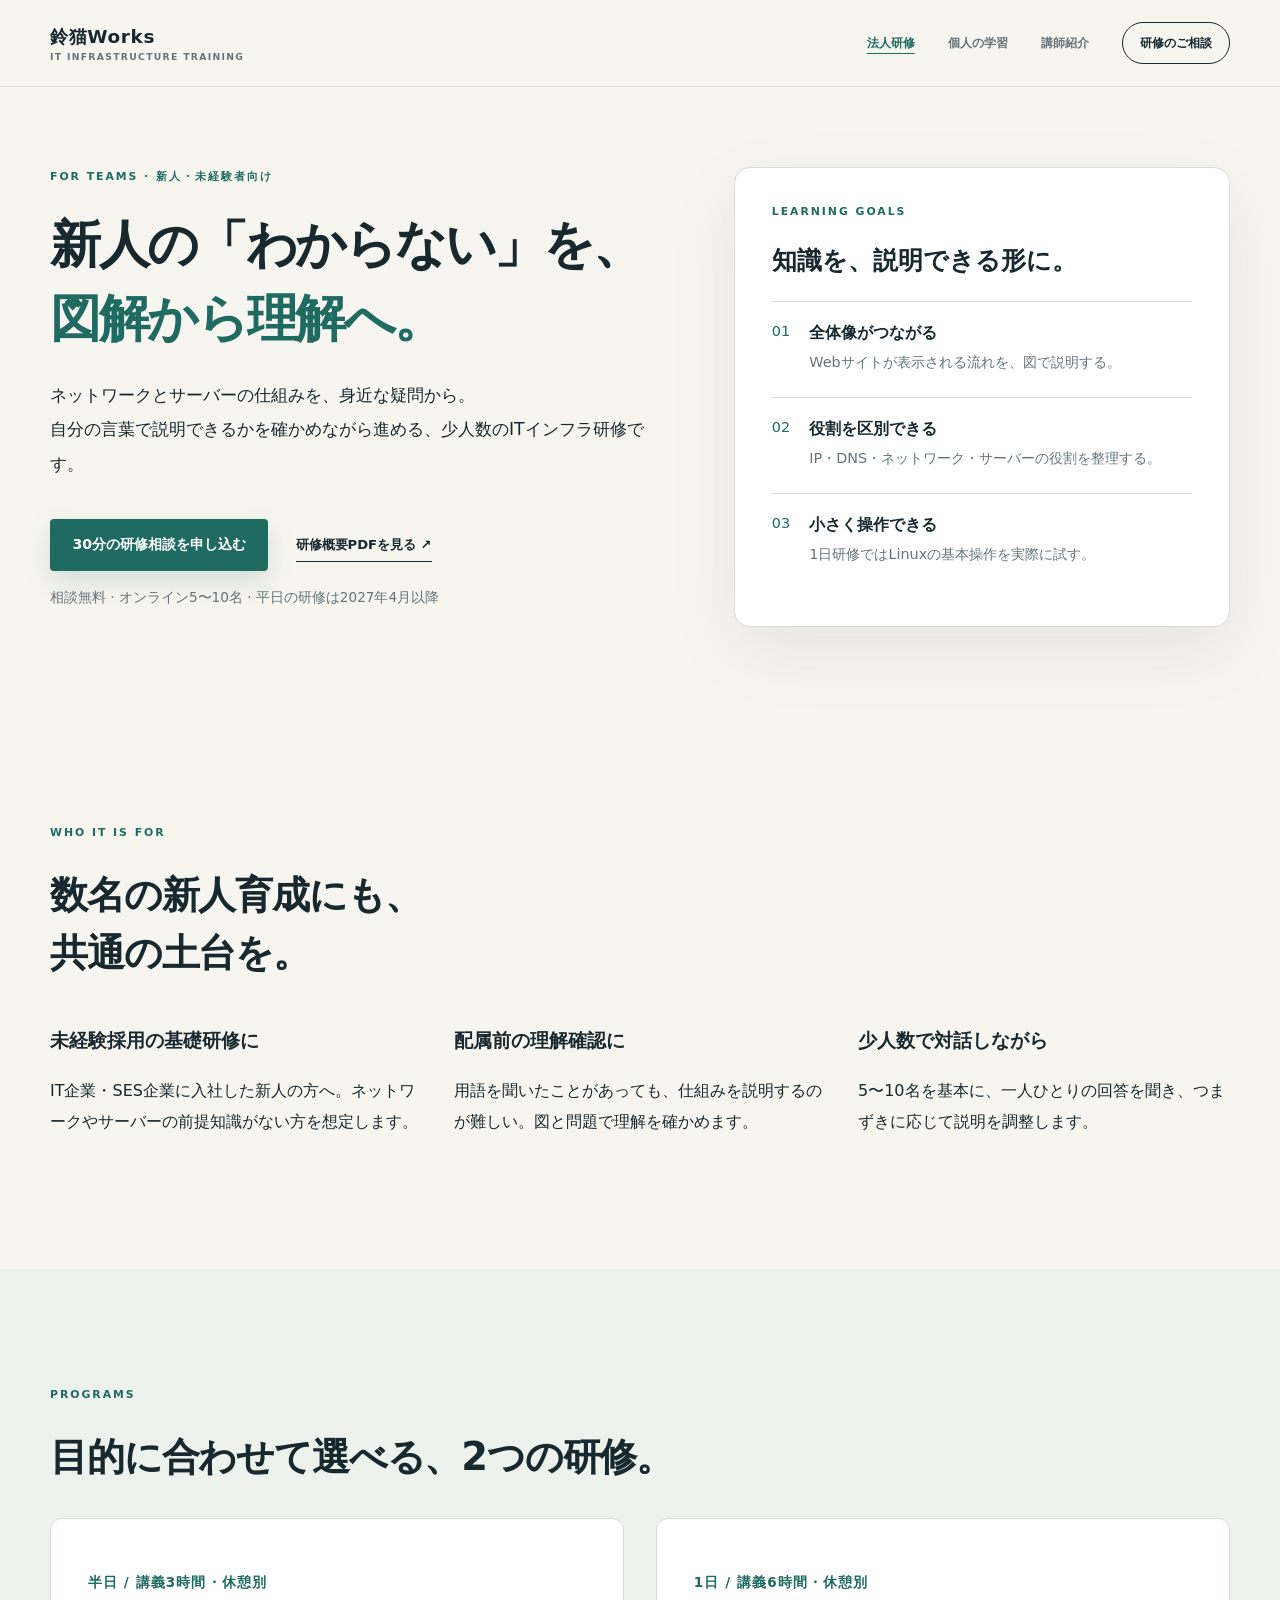
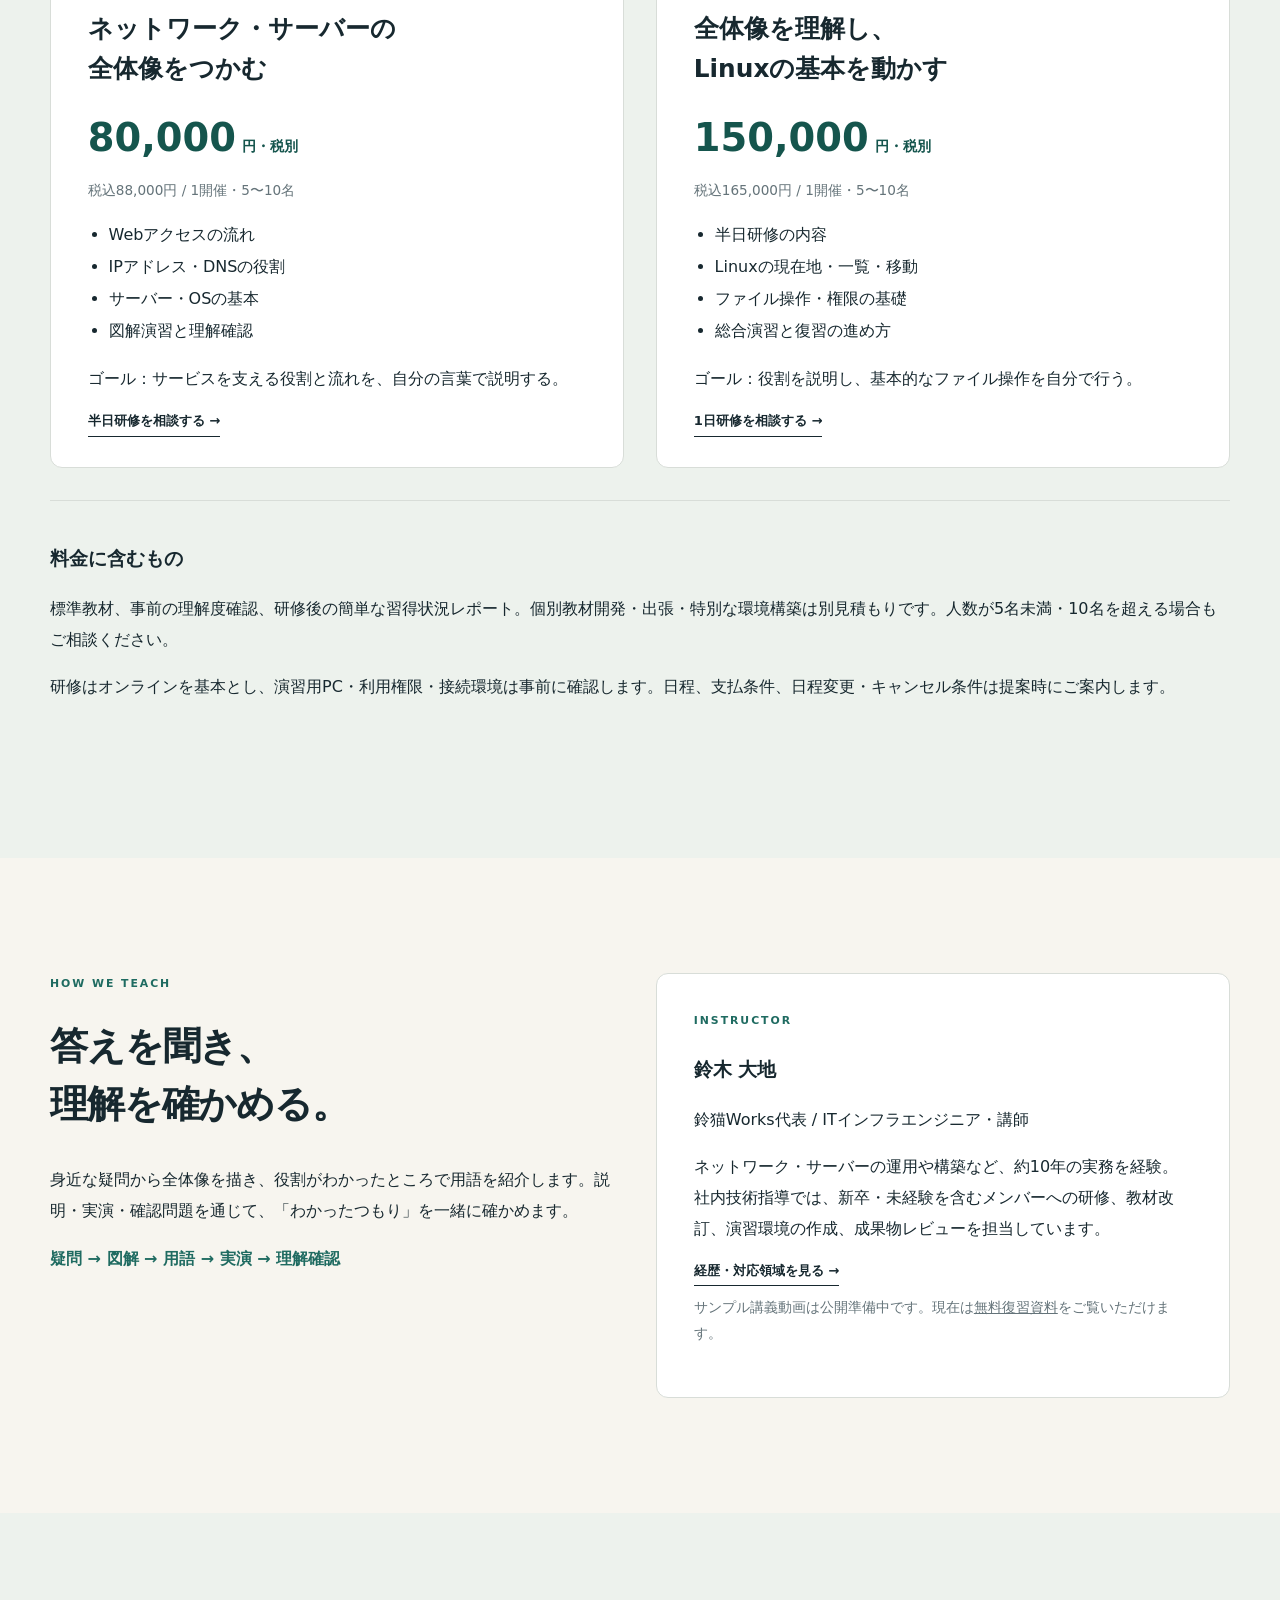
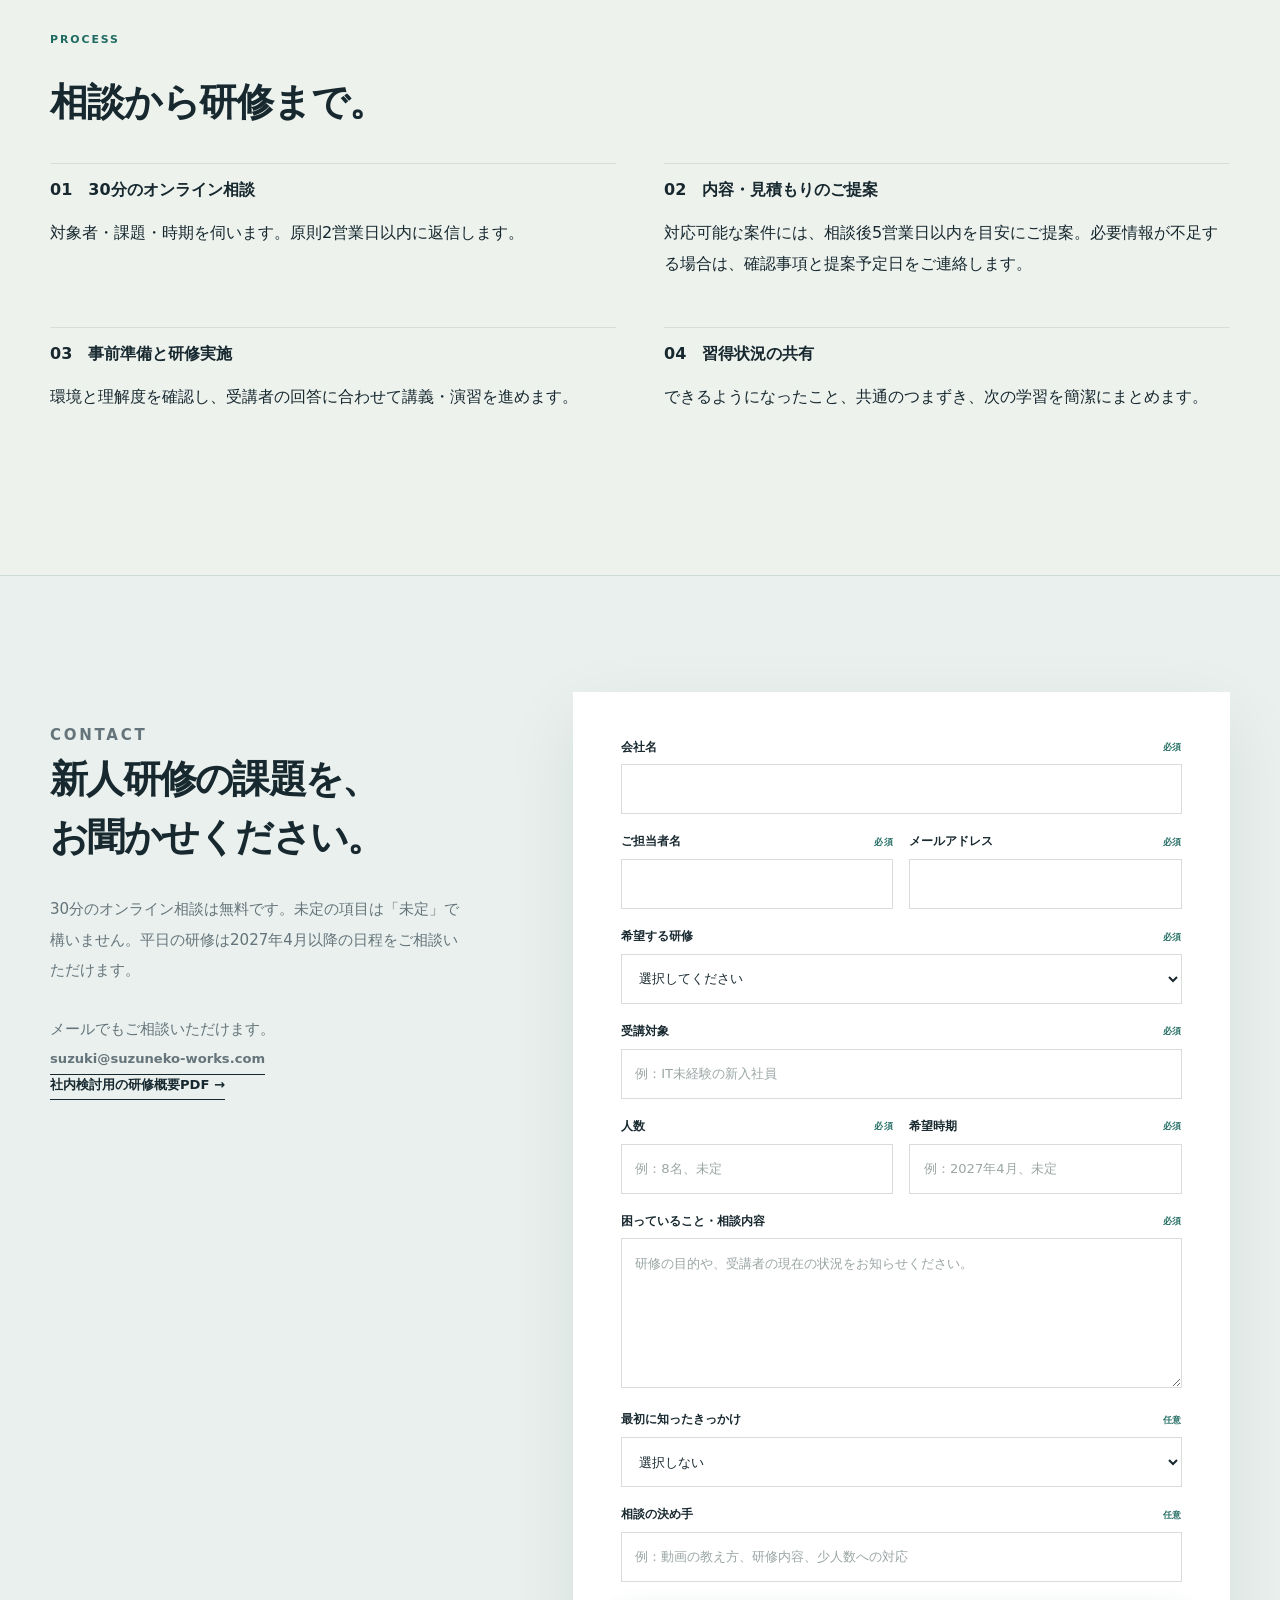
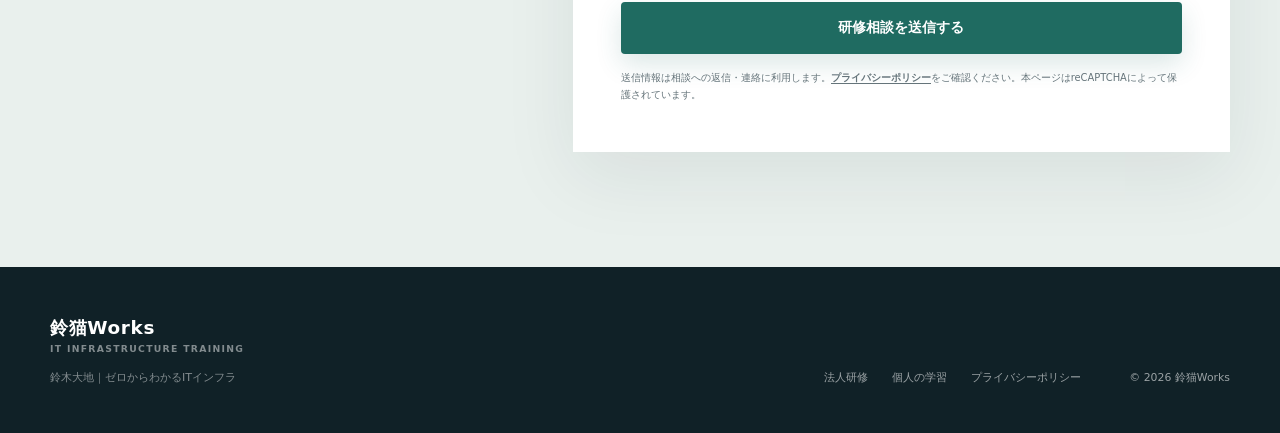
<file: training.html>
<!doctype html>
<html lang="ja"><head><meta charset="utf-8"><meta name="viewport" content="width=device-width, initial-scale=1">
<title>未経験・新人向けITインフラ研修 | 鈴猫Works</title><meta name="description" content="IT企業・SES企業の新人育成に。ネットワークとサーバーを図解と対話で学ぶ、5〜10名のオンライン研修。半日8万円・1日15万円（税別）。2027年4月以降の研修をご相談いただけます。">
<meta name="robots" content="index, follow"><meta name="theme-color" content="#f7f5ef">
<link rel="canonical" href="https://suzuneko-works.com/training.html">
<meta property="og:type" content="website"><meta property="og:locale" content="ja_JP"><meta property="og:site_name" content="鈴猫Works">
<meta property="og:title" content="未経験・新人向けITインフラ研修 | 鈴猫Works"><meta property="og:description" content="IT企業・SES企業の新人育成に。ネットワークとサーバーを図解と対話で学ぶ、5〜10名のオンライン研修。半日8万円・1日15万円（税別）。2027年4月以降の研修をご相談いただけます。">
<meta property="og:url" content="https://suzuneko-works.com/training.html"><meta property="og:image" content="https://suzuneko-works.com/images/og.png">
<meta name="twitter:card" content="summary_large_image"><link rel="icon" href="images/favicon.svg" type="image/svg+xml">
<link rel="stylesheet" href="style.css"><link rel="stylesheet" href="education.css">
<script async src="https://www.googletagmanager.com/gtag/js?id=G-TE36SJMS0G"></script>
<script>window.dataLayer=window.dataLayer||[];function gtag(){dataLayer.push(arguments);}gtag('js',new Date());gtag('config','G-TE36SJMS0G');</script>
</head><body><a class="skip-link" href="#main">本文へ移動</a>
<header class="site-header" id="site-header"><div class="header-inner">
<a class="brand" href="./"><span class="brand-name">鈴猫Works</span><span class="brand-label">IT INFRASTRUCTURE TRAINING</span></a>
<button class="menu-toggle" id="menu-toggle" type="button" aria-expanded="false" aria-controls="site-nav" aria-label="メニューを開く"><span></span><span></span></button>
<nav class="site-nav" id="site-nav" aria-label="メインナビゲーション"><a href="training.html" aria-current="page">法人研修</a><a href="learn.html" >個人の学習</a><a href="index.html#profile">講師紹介</a><a class="nav-contact" href="training.html#contact">研修のご相談</a></nav>
</div></header><main id="main">
<section class="education-hero"><div><p class="eyebrow">FOR TEAMS · 新人・未経験者向け</p><h1>新人の「わからない」を、<br><em>図解から理解へ。</em></h1><p class="education-lead">ネットワークとサーバーの仕組みを、身近な疑問から。<br>自分の言葉で説明できるかを確かめながら進める、少人数のITインフラ研修です。</p><div class="hero-actions"><a class="button button-primary" href="#contact" data-track="training_consultation_click">30分の研修相談を申し込む</a><a class="text-link" href="materials/training-overview.pdf" data-track="resource_download" data-resource="training_overview">研修概要PDFを見る ↗</a></div><p class="small-note">相談無料 · オンライン5〜10名 · 平日の研修は2027年4月以降</p></div>
<aside class="learning-panel"><p class="section-kicker">LEARNING GOALS</p><h2>知識を、説明できる形に。</h2><ol><li><span>01</span><div><strong>全体像がつながる</strong><p>Webサイトが表示される流れを、図で説明する。</p></div></li><li><span>02</span><div><strong>役割を区別できる</strong><p>IP・DNS・ネットワーク・サーバーの役割を整理する。</p></div></li><li><span>03</span><div><strong>小さく操作できる</strong><p>1日研修ではLinuxの基本操作を実際に試す。</p></div></li></ol></aside></section>
<section class="section education-section"><div class="section-inner"><p class="section-kicker">WHO IT IS FOR</p><h2>数名の新人育成にも、<br>共通の土台を。</h2><div class="education-grid three"><article><h3>未経験採用の基礎研修に</h3><p>IT企業・SES企業に入社した新人の方へ。ネットワークやサーバーの前提知識がない方を想定します。</p></article><article><h3>配属前の理解確認に</h3><p>用語を聞いたことがあっても、仕組みを説明するのが難しい。図と問題で理解を確かめます。</p></article><article><h3>少人数で対話しながら</h3><p>5〜10名を基本に、一人ひとりの回答を聞き、つまずきに応じて説明を調整します。</p></article></div></div></section>
<section class="section education-section tinted" id="programs"><div class="section-inner"><p class="section-kicker">PROGRAMS</p><h2>目的に合わせて選べる、2つの研修。</h2><div class="education-grid two">
<article class="program-card"><p class="program-label">半日 / 講義3時間・休憩別</p><h3>ネットワーク・サーバーの<br>全体像をつかむ</h3><p class="price">80,000<span>円・税別</span></p><p class="small-note">税込88,000円 / 1開催・5〜10名</p><ul><li>Webアクセスの流れ</li><li>IPアドレス・DNSの役割</li><li>サーバー・OSの基本</li><li>図解演習と理解確認</li></ul><p>ゴール：サービスを支える役割と流れを、自分の言葉で説明する。</p><a class="text-link" href="#contact" data-track="training_consultation_click">半日研修を相談する →</a></article>
<article class="program-card"><p class="program-label">1日 / 講義6時間・休憩別</p><h3>全体像を理解し、<br>Linuxの基本を動かす</h3><p class="price">150,000<span>円・税別</span></p><p class="small-note">税込165,000円 / 1開催・5〜10名</p><ul><li>半日研修の内容</li><li>Linuxの現在地・一覧・移動</li><li>ファイル操作・権限の基礎</li><li>総合演習と復習の進め方</li></ul><p>ゴール：役割を説明し、基本的なファイル操作を自分で行う。</p><a class="text-link" href="#contact" data-track="training_consultation_click">1日研修を相談する →</a></article></div>
<div class="included-note"><h3>料金に含むもの</h3><p>標準教材、事前の理解度確認、研修後の簡単な習得状況レポート。個別教材開発・出張・特別な環境構築は別見積もりです。人数が5名未満・10名を超える場合もご相談ください。</p><p>研修はオンラインを基本とし、演習用PC・利用権限・接続環境は事前に確認します。日程、支払条件、日程変更・キャンセル条件は提案時にご案内します。</p></div></div></section>
<section class="section education-section"><div class="section-inner education-grid two"><div><p class="section-kicker">HOW WE TEACH</p><h2>答えを聞き、<br>理解を確かめる。</h2><p>身近な疑問から全体像を描き、役割がわかったところで用語を紹介します。説明・実演・確認問題を通じて、「わかったつもり」を一緒に確かめます。</p><p class="teaching-sequence">疑問 → 図解 → 用語 → 実演 → 理解確認</p></div><div class="instructor-card"><p class="section-kicker">INSTRUCTOR</p><h3>鈴木 大地</h3><p>鈴猫Works代表 / ITインフラエンジニア・講師</p><p>ネットワーク・サーバーの運用や構築など、約10年の実務を経験。社内技術指導では、新卒・未経験を含むメンバーへの研修、教材改訂、演習環境の作成、成果物レビューを担当しています。</p><a class="text-link" href="index.html#profile">経歴・対応領域を見る →</a><p class="small-note">サンプル講義動画は公開準備中です。現在は<a href="learn.html">無料復習資料</a>をご覧いただけます。</p></div></div></section>
<section class="section education-section tinted"><div class="section-inner"><p class="section-kicker">PROCESS</p><h2>相談から研修まで。</h2><ol class="process-list"><li><strong>01　30分のオンライン相談</strong><p>対象者・課題・時期を伺います。原則2営業日以内に返信します。</p></li><li><strong>02　内容・見積もりのご提案</strong><p>対応可能な案件には、相談後5営業日以内を目安にご提案。必要情報が不足する場合は、確認事項と提案予定日をご連絡します。</p></li><li><strong>03　事前準備と研修実施</strong><p>環境と理解度を確認し、受講者の回答に合わせて講義・演習を進めます。</p></li><li><strong>04　習得状況の共有</strong><p>できるようになったこと、共通のつまずき、次の学習を簡潔にまとめます。</p></li></ol></div></section>
<section class="section contact" id="contact"><div class="section-inner contact-grid"><div class="contact-copy"><p class="section-kicker">CONTACT</p><h2>新人研修の課題を、<br>お聞かせください。</h2><p>30分のオンライン相談は無料です。未定の項目は「未定」で構いません。平日の研修は2027年4月以降の日程をご相談いただけます。</p><p>メールでもご相談いただけます。<br><a class="text-link" href="mailto:suzuki@suzuneko-works.com">suzuki@suzuneko-works.com</a></p><a class="text-link" href="materials/training-overview.pdf" data-track="resource_download" data-resource="training_overview">社内検討用の研修概要PDF →</a></div>
<div class="form-panel"><form id="contact-form" data-kind="training" novalidate>
<div class="form-field"><label for="company">会社名 <span>必須</span></label><input id="company" name="company" required maxlength="100" autocomplete="organization"></div>
<div class="form-row"><div class="form-field"><label for="name">ご担当者名 <span>必須</span></label><input id="name" name="name" required maxlength="100" autocomplete="name"></div><div class="form-field"><label for="email">メールアドレス <span>必須</span></label><input id="email" name="email" type="email" required maxlength="254" autocomplete="email"></div></div>
<div class="form-field"><label for="subject">希望する研修 <span>必須</span></label><select id="subject" name="subject" required><option value="" selected disabled>選択してください</option><option>半日研修</option><option>1日研修</option><option>相談して決めたい</option></select></div>
<div class="form-field"><label for="audience">受講対象 <span>必須</span></label><input id="audience" name="audience" required maxlength="200" placeholder="例：IT未経験の新入社員"></div>
<div class="form-row"><div class="form-field"><label for="participants">人数 <span>必須</span></label><input id="participants" name="participants" required maxlength="50" placeholder="例：8名、未定"></div><div class="form-field"><label for="timing">希望時期 <span>必須</span></label><input id="timing" name="timing" required maxlength="100" placeholder="例：2027年4月、未定"></div></div>
<div class="form-field"><label for="message">困っていること・相談内容 <span>必須</span></label><textarea id="message" name="message" required rows="5" maxlength="3000" placeholder="研修の目的や、受講者の現在の状況をお知らせください。"></textarea></div>
<div class="form-field"><label for="discovery">最初に知ったきっかけ <span>任意</span></label><select id="discovery" name="discovery"><option value="">選択しない</option><option>YouTube</option><option>検索</option><option>Udemy</option><option>紹介</option><option>その他</option></select></div>
<div class="form-field"><label for="decision">相談の決め手 <span>任意</span></label><input id="decision" name="decision" maxlength="300" placeholder="例：動画の教え方、研修内容、少人数への対応"></div>
<input type="hidden" name="budget" value=""><div class="form-status" id="form-status" role="status" aria-live="polite"></div><button class="button button-primary submit-button" id="form-submit-btn" type="submit">研修相談を送信する</button><p class="form-note">送信情報は相談への返信・連絡に利用します。<a href="privacy.html">プライバシーポリシー</a>をご確認ください。本ページはreCAPTCHAによって保護されています。</p><noscript><p>フォームにはJavaScriptが必要です。<a href="mailto:suzuki@suzuneko-works.com">メールでご相談ください。</a></p></noscript>
</form></div></div></section></main><footer class="site-footer"><div class="footer-inner"><div><a class="brand footer-brand" href="./"><span class="brand-name">鈴猫Works</span><span class="brand-label">IT INFRASTRUCTURE TRAINING</span></a><p>鈴木大地｜ゼロからわかるITインフラ</p></div><div class="footer-links"><a href="training.html">法人研修</a><a href="learn.html">個人の学習</a><a href="privacy.html">プライバシーポリシー</a></div><p class="copyright">© <span id="current-year">2026</span> 鈴猫Works</p></div></footer><script async defer src="https://www.google.com/recaptcha/api.js?render=6LdiObcsAAAAAOc2ZND68FfgRgDd2CHNwrod0RjC"></script><script src="script.js" defer></script></body></html>
</file>
<file: style.css>
:root {
  --paper: #f7f5ef;
  --surface: #ffffff;
  --ink: #17282f;
  --muted: #65747a;
  --line: #d8ddd8;
  --accent: #1f6b61;
  --accent-strong: #15554d;
  --accent-soft: #dcebe7;
  --danger: #a33b35;
  --success: #18634d;
  --max-width: 1180px;
  --shadow: 0 24px 70px rgba(23, 40, 47, 0.08);
}

*,
*::before,
*::after {
  box-sizing: border-box;
}

html {
  scroll-behavior: smooth;
  scroll-padding-top: 92px;
}

body {
  margin: 0;
  min-width: 320px;
  overflow-x: hidden;
  background: var(--paper);
  color: var(--ink);
  font-family: "Hiragino Kaku Gothic ProN", "Yu Gothic", "Meiryo", system-ui, sans-serif;
  font-feature-settings: "palt";
  -webkit-font-smoothing: antialiased;
}

body.menu-open {
  overflow: hidden;
}

a {
  color: inherit;
  text-decoration: none;
}

button,
input,
select,
textarea {
  color: inherit;
  font: inherit;
}

button {
  cursor: pointer;
}

.skip-link {
  position: fixed;
  top: 0;
  left: 1rem;
  z-index: 200;
  padding: 0.75rem 1rem;
  background: var(--ink);
  color: #fff;
  transform: translateY(-120%);
}

.skip-link:focus {
  transform: translateY(0);
}

.site-header {
  position: sticky;
  top: 0;
  z-index: 100;
  background: rgba(247, 245, 239, 0.92);
  border-bottom: 1px solid rgba(216, 221, 216, 0.86);
  backdrop-filter: blur(16px);
  -webkit-backdrop-filter: blur(16px);
  transition: box-shadow 180ms ease;
}

.site-header.is-scrolled {
  box-shadow: 0 8px 30px rgba(23, 40, 47, 0.06);
}

.header-inner {
  width: min(calc(100% - 3rem), var(--max-width));
  min-height: 86px;
  margin: 0 auto;
  display: flex;
  align-items: center;
  justify-content: space-between;
  gap: 2rem;
}

.brand {
  display: inline-grid;
  flex: 0 0 auto;
  gap: 0.18rem;
}

.brand-name {
  font-size: 1.15rem;
  font-weight: 800;
  letter-spacing: 0.035em;
}

.brand-label {
  color: var(--muted);
  font-size: 0.58rem;
  font-weight: 700;
  letter-spacing: 0.14em;
}

.site-nav {
  display: flex;
  align-items: center;
  gap: clamp(1.25rem, 2.6vw, 2.4rem);
}

.site-nav a {
  position: relative;
  padding: 0.6rem 0;
  color: var(--muted);
  font-size: 0.78rem;
  font-weight: 700;
  transition: color 180ms ease;
}

.site-nav a:not(.nav-contact)::after {
  content: "";
  position: absolute;
  right: 0;
  bottom: 0.18rem;
  left: 0;
  height: 1px;
  background: var(--accent);
  transform: scaleX(0);
  transform-origin: right;
  transition: transform 180ms ease;
}

.site-nav a:hover,
.site-nav a:focus-visible {
  color: var(--ink);
}

.site-nav a:hover::after,
.site-nav a:focus-visible::after {
  transform: scaleX(1);
  transform-origin: left;
}

.site-nav .nav-contact {
  padding: 0.74rem 1.05rem;
  border: 1px solid var(--ink);
  border-radius: 999px;
  color: var(--ink);
  transition: background-color 180ms ease, color 180ms ease;
}

.site-nav .nav-contact:hover,
.site-nav .nav-contact:focus-visible {
  background: var(--ink);
  color: #fff;
}

.menu-toggle {
  display: none;
  width: 44px;
  height: 44px;
  padding: 0;
  border: 0;
  background: transparent;
  align-items: center;
  justify-content: center;
  flex-direction: column;
  gap: 7px;
}

.menu-toggle span {
  width: 23px;
  height: 1px;
  background: var(--ink);
  transition: transform 180ms ease;
}

.menu-toggle[aria-expanded="true"] span:first-child {
  transform: translateY(4px) rotate(45deg);
}

.menu-toggle[aria-expanded="true"] span:last-child {
  transform: translateY(-4px) rotate(-45deg);
}

.hero {
  width: min(calc(100% - 3rem), var(--max-width));
  min-height: calc(100vh - 86px);
  margin: 0 auto;
  padding: clamp(4rem, 8vw, 7.5rem) 0 5rem;
  display: grid;
  grid-template-columns: minmax(0, 1.12fr) minmax(360px, 0.88fr);
  gap: clamp(3rem, 7vw, 7rem);
  align-items: center;
}

.eyebrow,
.section-kicker {
  margin: 0 0 1.45rem;
  color: var(--accent);
  font-size: 0.68rem;
  font-weight: 800;
  letter-spacing: 0.18em;
}

h1,
h2,
h3,
p {
  overflow-wrap: anywhere;
}

h1 {
  max-width: 760px;
  margin: 0;
  font-size: clamp(2.7rem, 5.7vw, 5.25rem);
  line-height: 1.14;
  letter-spacing: -0.055em;
}

h1 em {
  color: var(--accent);
  font-style: normal;
}

.hero-lead {
  max-width: 670px;
  margin: 2rem 0 0;
  color: var(--muted);
  font-size: clamp(0.98rem, 1.35vw, 1.08rem);
  line-height: 2;
}

.hero-actions {
  margin-top: 2.35rem;
  display: flex;
  flex-wrap: wrap;
  align-items: center;
  gap: 1.25rem 1.7rem;
}

.button {
  display: inline-flex;
  min-height: 52px;
  padding: 0.8rem 1.4rem;
  border: 0;
  border-radius: 4px;
  align-items: center;
  justify-content: center;
  font-size: 0.88rem;
  font-weight: 800;
  line-height: 1.5;
}

.button-primary {
  background: var(--accent);
  color: #fff;
  box-shadow: 0 10px 26px rgba(31, 107, 97, 0.16);
  transition: background-color 180ms ease, transform 180ms ease;
}

.button-primary:hover,
.button-primary:focus-visible {
  background: var(--accent-strong);
  transform: translateY(-2px);
}

.button:disabled {
  cursor: wait;
  opacity: 0.62;
  transform: none;
}

.text-link {
  padding: 0.45rem 0;
  border-bottom: 1px solid var(--ink);
  font-size: 0.82rem;
  font-weight: 700;
}

.hero-facts {
  margin: 3rem 0 0;
  padding: 1.4rem 0 0;
  border-top: 1px solid var(--line);
  display: grid;
  grid-template-columns: repeat(3, minmax(0, 1fr));
  gap: 1rem;
}

.hero-facts div {
  display: grid;
  gap: 0.35rem;
}

.hero-facts dt {
  color: var(--muted);
  font-size: 0.68rem;
}

.hero-facts dd {
  margin: 0;
  font-size: 0.9rem;
  font-weight: 800;
}

.expertise-preview {
  position: relative;
  overflow: hidden;
  padding: clamp(2rem, 4vw, 3.5rem);
  background: var(--surface);
  border: 1px solid rgba(23, 40, 47, 0.08);
  border-radius: 2px;
  box-shadow: var(--shadow);
}

.expertise-preview::before {
  content: "";
  position: absolute;
  top: 0;
  right: 0;
  width: 42%;
  height: 8px;
  background: var(--accent);
}

.preview-heading {
  display: flex;
  align-items: center;
  justify-content: space-between;
  gap: 1rem;
  color: var(--muted);
  font-size: 0.62rem;
  font-weight: 800;
  letter-spacing: 0.16em;
}

.preview-heading p {
  margin: 0;
}

.expertise-preview h2 {
  margin: 1.8rem 0 2.2rem;
  font-size: clamp(1.6rem, 2.7vw, 2.25rem);
  line-height: 1.55;
  letter-spacing: -0.035em;
}

.focus-list {
  margin: 0;
  padding: 0;
  list-style: none;
  border-top: 1px solid var(--line);
}

.focus-list li {
  min-height: 68px;
  display: grid;
  grid-template-columns: 2rem minmax(90px, 0.72fr) 1.28fr;
  gap: 0.7rem;
  align-items: center;
  border-bottom: 1px solid var(--line);
}

.focus-list span {
  color: var(--accent);
  font-size: 0.68rem;
  font-weight: 800;
}

.focus-list strong {
  font-size: 0.86rem;
}

.focus-list small {
  color: var(--muted);
  font-size: 0.72rem;
  line-height: 1.5;
}

.preview-note {
  margin: 1.65rem 0 0;
  color: var(--accent);
  font-size: 0.62rem;
  font-weight: 800;
  letter-spacing: 0.14em;
}

.section {
  padding: clamp(5rem, 9vw, 8rem) 0;
}

.section-inner {
  width: min(calc(100% - 3rem), var(--max-width));
  margin: 0 auto;
}

.section-heading {
  margin-bottom: clamp(3rem, 6vw, 5rem);
  display: grid;
  grid-template-columns: minmax(0, 1.12fr) minmax(300px, 0.88fr);
  gap: 3rem;
  align-items: end;
}

.section-heading h2,
.approach h2,
.profile h2,
.contact h2 {
  margin: 0;
  font-size: clamp(2rem, 4.1vw, 3.55rem);
  line-height: 1.35;
  letter-spacing: -0.045em;
}

.section-heading > p,
.approach-intro > p:last-child,
.contact-copy > p {
  margin: 0;
  color: var(--muted);
  font-size: 0.94rem;
  line-height: 2;
}

.services {
  background: var(--surface);
  border-top: 1px solid var(--line);
  border-bottom: 1px solid var(--line);
}

.service-grid {
  display: grid;
  grid-template-columns: repeat(3, minmax(0, 1fr));
  gap: 1rem;
}

.service-card {
  min-height: 100%;
  padding: clamp(1.6rem, 3vw, 2.4rem);
  border: 1px solid var(--line);
  display: flex;
  flex-direction: column;
}

.service-card-primary {
  background: var(--accent-soft);
  border-color: rgba(31, 107, 97, 0.28);
}

.card-topline {
  margin-bottom: 3.2rem;
  display: flex;
  align-items: center;
  justify-content: space-between;
  gap: 1rem;
  color: var(--muted);
  font-size: 0.6rem;
  font-weight: 800;
  letter-spacing: 0.13em;
}

.service-badge {
  padding: 0.3rem 0.5rem;
  background: var(--accent);
  color: #fff;
}

.service-card h3 {
  margin: 0 0 1.3rem;
  font-size: clamp(1.2rem, 2vw, 1.55rem);
  letter-spacing: -0.025em;
}

.service-card > p {
  margin: 0;
  color: var(--muted);
  font-size: 0.85rem;
  line-height: 1.9;
}

.service-card ul {
  margin: 2rem 0 0;
  padding: 1.4rem 0 0;
  border-top: 1px solid rgba(101, 116, 122, 0.24);
  list-style: none;
}

.service-card li {
  position: relative;
  margin-top: 0.7rem;
  padding-left: 1rem;
  font-size: 0.75rem;
  line-height: 1.6;
}

.service-card li::before {
  content: "";
  position: absolute;
  top: 0.68em;
  left: 0;
  width: 4px;
  height: 4px;
  border-radius: 50%;
  background: var(--accent);
}

.approach .section-inner {
  display: grid;
  grid-template-columns: minmax(0, 0.82fr) minmax(0, 1.18fr);
  gap: clamp(3rem, 8vw, 7rem);
  align-items: start;
}

.approach-intro > p:last-child {
  margin-top: 1.8rem;
}

.approach-steps {
  margin: 0;
  padding: 0;
  border-top: 1px solid var(--line);
  list-style: none;
}

.approach-steps li {
  padding: 2.2rem 0;
  border-bottom: 1px solid var(--line);
  display: grid;
  grid-template-columns: 3rem 1fr;
  gap: 1.25rem;
}

.approach-steps > li > span {
  color: var(--accent);
  font-size: 0.7rem;
  font-weight: 800;
}

.approach-steps h3 {
  margin: -0.3rem 0 0.75rem;
  font-size: 1.25rem;
}

.approach-steps p {
  margin: 0;
  color: var(--muted);
  font-size: 0.86rem;
  line-height: 1.9;
}

.expertise {
  background: var(--ink);
  color: #fff;
}

.section-heading-light .section-kicker,
.expertise .topic-card > p {
  color: #78b8ad;
}

.section-heading-light > p {
  color: rgba(255, 255, 255, 0.62);
}

.topic-grid {
  display: grid;
  grid-template-columns: repeat(3, minmax(0, 1fr));
  gap: 1px;
  background: rgba(255, 255, 255, 0.14);
  border: 1px solid rgba(255, 255, 255, 0.14);
}

.topic-card {
  min-height: 220px;
  padding: clamp(1.6rem, 3vw, 2.3rem);
  background: var(--ink);
}

.topic-card > p {
  margin: 0 0 3.5rem;
  font-size: 0.65rem;
  font-weight: 800;
}

.topic-card h3 {
  margin: 0 0 0.9rem;
  font-size: 1.2rem;
}

.topic-card span {
  color: rgba(255, 255, 255, 0.58);
  font-size: 0.76rem;
  line-height: 1.8;
}

.profile {
  background: var(--surface);
}

.profile-grid {
  display: grid;
  grid-template-columns: minmax(230px, 0.68fr) minmax(0, 1.32fr);
  gap: clamp(3rem, 9vw, 8rem);
}

.profile-mark {
  width: 120px;
  height: 120px;
  margin: 2.2rem 0 1.8rem;
  border: 1px solid var(--accent);
  display: grid;
  place-items: center;
  color: var(--accent);
  font-size: 2.1rem;
  font-weight: 800;
  letter-spacing: -0.06em;
}

.profile-role {
  margin: 0;
  color: var(--muted);
  font-size: 0.8rem;
  font-weight: 700;
  line-height: 1.8;
}

.profile-content > p {
  margin: 1.7rem 0 0;
  color: var(--muted);
  font-size: 0.92rem;
  line-height: 2.05;
}

.profile-content blockquote {
  margin: 2.8rem 0;
  padding: 2rem;
  background: var(--paper);
  border-left: 4px solid var(--accent);
}

.profile-content blockquote span {
  color: var(--accent);
  font-size: 0.62rem;
  font-weight: 800;
  letter-spacing: 0.15em;
}

.profile-content blockquote p {
  margin: 0.9rem 0 0;
  font-size: clamp(1rem, 1.7vw, 1.2rem);
  font-weight: 700;
  line-height: 1.8;
}

.credentials {
  padding-top: 2rem;
  border-top: 1px solid var(--line);
}

.credentials h3 {
  margin: 0 0 1.2rem;
  font-size: 0.82rem;
}

.credentials ul {
  margin: 0;
  padding: 0;
  display: flex;
  flex-wrap: wrap;
  gap: 0.55rem;
  list-style: none;
}

.credentials li {
  padding: 0.6rem 0.75rem;
  border: 1px solid var(--line);
  color: var(--muted);
  font-size: 0.68rem;
  font-weight: 700;
}

.contact {
  background: #e9f0ed;
  border-top: 1px solid rgba(31, 107, 97, 0.15);
}

.contact-grid {
  display: grid;
  grid-template-columns: minmax(0, 0.78fr) minmax(0, 1.22fr);
  gap: clamp(3rem, 8vw, 7rem);
  align-items: start;
}

.contact-copy > p {
  margin-top: 1.8rem;
}

.contact-details {
  margin: 3rem 0 0;
  padding: 0;
  border-top: 1px solid rgba(31, 107, 97, 0.24);
}

.contact-details div {
  padding: 1.25rem 0;
  border-bottom: 1px solid rgba(31, 107, 97, 0.24);
  display: grid;
  grid-template-columns: 5rem 1fr;
  gap: 1rem;
  align-items: baseline;
}

.contact-details dt {
  color: var(--accent);
  font-size: 0.58rem;
  font-weight: 800;
  letter-spacing: 0.14em;
}

.contact-details dd {
  margin: 0;
  font-size: 0.78rem;
  font-weight: 700;
}

.contact-details a {
  border-bottom: 1px solid currentColor;
}

.form-panel {
  padding: clamp(1.5rem, 4vw, 3rem);
  background: var(--surface);
  box-shadow: var(--shadow);
}

.form-row {
  display: grid;
  grid-template-columns: repeat(2, minmax(0, 1fr));
  gap: 1rem;
}

.form-field {
  margin-bottom: 1.25rem;
}

.form-field label {
  margin-bottom: 0.55rem;
  display: flex;
  align-items: center;
  justify-content: space-between;
  gap: 1rem;
  font-size: 0.74rem;
  font-weight: 800;
}

.form-field label span {
  color: var(--accent);
  font-size: 0.56rem;
  letter-spacing: 0.08em;
}

.form-field input,
.form-field select,
.form-field textarea {
  width: 100%;
  border: 1px solid var(--line);
  border-radius: 0;
  background: #fff;
  font-size: 0.82rem;
  transition: border-color 150ms ease, box-shadow 150ms ease;
}

.form-field input,
.form-field select {
  height: 50px;
  padding: 0 0.85rem;
}

.form-field textarea {
  min-height: 150px;
  padding: 0.85rem;
  line-height: 1.7;
  resize: vertical;
}

.form-field input::placeholder,
.form-field textarea::placeholder {
  color: #9ba6a5;
}

.form-field input:focus,
.form-field select:focus,
.form-field textarea:focus {
  border-color: var(--accent);
  box-shadow: 0 0 0 3px rgba(31, 107, 97, 0.11);
  outline: 0;
}

.form-status {
  display: none;
  margin: 0 0 1.2rem;
  padding: 0.9rem 1rem;
  border: 1px solid currentColor;
  font-size: 0.76rem;
  line-height: 1.7;
}

.form-status.is-visible {
  display: block;
}

.form-status.is-success {
  background: #eef8f3;
  color: var(--success);
}

.form-status.is-error {
  background: #fff3f1;
  color: var(--danger);
}

.submit-button {
  width: 100%;
}

.form-note,
.form-noscript {
  margin: 1rem 0 0;
  color: var(--muted);
  font-size: 0.62rem;
  line-height: 1.7;
}

.form-note a {
  border-bottom: 1px solid currentColor;
  font-weight: 700;
}

.form-noscript a {
  border-bottom: 1px solid currentColor;
}

.privacy-back {
  padding: 0.7rem 0;
  border-bottom: 1px solid var(--ink);
  color: var(--muted);
  font-size: 0.76rem;
  font-weight: 700;
}

.privacy-main {
  width: min(calc(100% - 3rem), 920px);
  margin: 0 auto;
  padding: clamp(4.5rem, 9vw, 8rem) 0;
}

.privacy-intro {
  padding-bottom: clamp(2.5rem, 5vw, 4rem);
  border-bottom: 1px solid var(--line);
}

.privacy-intro h1 {
  margin: 0;
  font-size: clamp(2.3rem, 5vw, 4.2rem);
  line-height: 1.25;
  letter-spacing: -0.05em;
}

.privacy-intro > p:last-child {
  max-width: 680px;
  margin: 1.7rem 0 0;
  color: var(--muted);
  font-size: 0.9rem;
  line-height: 1.9;
}

.privacy-body {
  max-width: 760px;
  padding-top: clamp(2.5rem, 5vw, 4rem);
}

.privacy-body section + section {
  margin-top: 2.7rem;
}

.privacy-body h2 {
  margin: 0 0 1rem;
  font-size: 1.05rem;
  line-height: 1.6;
}

.privacy-body p,
.privacy-body li {
  color: var(--muted);
  font-size: 0.82rem;
  line-height: 1.9;
}

.privacy-body p {
  margin: 0;
}

.privacy-body ul {
  margin: 0;
  padding-left: 1.2rem;
}

.privacy-body a {
  border-bottom: 1px solid currentColor;
  color: var(--accent);
}

.privacy-updated {
  margin-top: 3.5rem !important;
  padding-top: 1.5rem;
  border-top: 1px solid var(--line);
  font-size: 0.72rem !important;
}

.site-footer {
  padding: 3rem 0;
  background: #102127;
  color: #fff;
}

.footer-inner {
  width: min(calc(100% - 3rem), var(--max-width));
  margin: 0 auto;
  display: grid;
  grid-template-columns: 1fr auto auto;
  gap: 3rem;
  align-items: end;
}

.footer-brand .brand-label {
  color: rgba(255, 255, 255, 0.48);
}

.footer-inner > div:first-child > p {
  margin: 1rem 0 0;
  color: rgba(255, 255, 255, 0.48);
  font-size: 0.7rem;
}

.footer-links {
  display: flex;
  gap: 1.5rem;
}

.footer-links a,
.copyright {
  color: rgba(255, 255, 255, 0.58);
  font-size: 0.68rem;
}

.footer-links a:hover,
.footer-links a:focus-visible {
  color: #fff;
}

.copyright {
  margin: 0;
}

:focus-visible {
  outline: 3px solid rgba(31, 107, 97, 0.4);
  outline-offset: 4px;
}

@media (max-width: 980px) {
  .hero {
    grid-template-columns: 1fr;
    min-height: auto;
    padding-top: 5rem;
  }

  .expertise-preview {
    max-width: 680px;
  }

  .section-heading,
  .approach .section-inner,
  .profile-grid,
  .contact-grid {
    grid-template-columns: 1fr;
  }

  .section-heading {
    gap: 1.7rem;
  }

  .section-heading > p,
  .approach-intro > p:last-child,
  .contact-copy > p {
    max-width: 680px;
  }

  .service-grid {
    grid-template-columns: repeat(2, minmax(0, 1fr));
  }

  .service-card-primary {
    grid-column: 1 / -1;
  }

  .profile-grid {
    gap: 3.5rem;
  }

  .profile-summary {
    display: grid;
    grid-template-columns: auto 1fr;
    column-gap: 1.5rem;
    align-items: center;
  }

  .profile-summary .section-kicker {
    grid-column: 1 / -1;
  }

  .profile-mark {
    margin: 0;
  }
}

@media (max-width: 780px) {
  html {
    scroll-padding-top: 76px;
  }

  .header-inner {
    width: min(calc(100% - 2rem), var(--max-width));
    min-height: 74px;
  }

  .menu-toggle {
    display: flex;
  }

  .site-nav {
    position: fixed;
    top: 74px;
    right: 1rem;
    left: 1rem;
    padding: 1.25rem;
    background: var(--surface);
    border: 1px solid var(--line);
    box-shadow: var(--shadow);
    display: grid;
    gap: 0.2rem;
    visibility: hidden;
    opacity: 0;
    transform: translateY(-10px);
    transition: opacity 160ms ease, transform 160ms ease, visibility 160ms ease;
  }

  .site-nav.is-open {
    visibility: visible;
    opacity: 1;
    transform: translateY(0);
  }

  .site-nav a {
    padding: 0.9rem 0.75rem;
  }

  .site-nav .nav-contact {
    margin-top: 0.4rem;
    padding: 0.85rem;
    border-radius: 3px;
    text-align: center;
  }

  .topic-grid {
    grid-template-columns: repeat(2, minmax(0, 1fr));
  }

  .footer-inner {
    grid-template-columns: 1fr auto;
    align-items: start;
  }

  .copyright {
    grid-column: 1 / -1;
  }
}

@media (max-width: 620px) {
  .hero,
  .section-inner,
  .privacy-main,
  .footer-inner {
    width: min(calc(100% - 2rem), var(--max-width));
  }

  .brand-label {
    display: none;
  }

  .hero {
    padding: 4rem 0;
    gap: 3.5rem;
  }

  h1 {
    font-size: clamp(2.25rem, 12vw, 3.15rem);
    line-height: 1.2;
  }

  .hero-lead {
    line-height: 1.9;
  }

  .hero-actions {
    align-items: stretch;
    flex-direction: column;
  }

  .hero-actions .button {
    width: 100%;
  }

  .hero-actions .text-link {
    align-self: flex-start;
  }

  .hero-facts {
    grid-template-columns: 1fr;
  }

  .hero-facts div {
    grid-template-columns: 8rem 1fr;
    align-items: baseline;
  }

  .expertise-preview {
    padding: 1.55rem;
  }

  .focus-list li {
    grid-template-columns: 1.8rem minmax(84px, 0.85fr) 1.15fr;
  }

  .section {
    padding: 4.7rem 0;
  }

  .section-heading h2,
  .approach h2,
  .profile h2,
  .contact h2 {
    font-size: clamp(1.9rem, 9vw, 2.65rem);
  }

  .service-grid,
  .topic-grid,
  .form-row {
    grid-template-columns: 1fr;
  }

  .service-card-primary {
    grid-column: auto;
  }

  .topic-card {
    min-height: auto;
  }

  .topic-card > p {
    margin-bottom: 2.3rem;
  }

  .profile-summary {
    display: block;
  }

  .profile-mark {
    margin: 2rem 0 1.4rem;
  }

  .profile-content blockquote {
    padding: 1.45rem;
  }

  .contact-details div {
    grid-template-columns: 1fr;
    gap: 0.45rem;
  }

  .form-panel {
    padding: 1.25rem;
  }

  .footer-inner {
    grid-template-columns: 1fr;
    gap: 2rem;
  }

  .copyright {
    grid-column: auto;
  }
}

@media (prefers-reduced-motion: reduce) {
  html {
    scroll-behavior: auto;
  }

  *,
  *::before,
  *::after {
    scroll-behavior: auto !important;
    transition-duration: 0.01ms !important;
  }
}
</file>
<file: education.css>
.education-hero { width:min(calc(100% - 3rem),var(--max-width)); margin:auto; padding:5rem 0; display:grid; grid-template-columns:1.25fr 1fr; gap:4rem; align-items:center; }
.education-hero h1 { margin:1.4rem 0; font-size:clamp(2.1rem,4vw,3.7rem); line-height:1.45; letter-spacing:-.045em; }
.education-hero h1 em { font-style:normal; color:var(--accent); }
.education-lead { font-size:1.08rem; line-height:2; }
.small-note { font-size:.85rem; line-height:1.9; color:var(--muted); }
.small-note a { text-decoration:underline; }
.learning-panel { padding:2.3rem; border:1px solid var(--line); border-radius:16px; background:white; box-shadow:var(--shadow); }
.learning-panel h2 { font-size:1.55rem; line-height:1.6; }
.learning-panel ol { list-style:none; padding:0; margin-bottom:0; }
.learning-panel li { display:flex; gap:1.2rem; padding:1.3rem 0; border-top:1px solid var(--line); }
.learning-panel li>span { color:var(--accent); font-size:.9rem; }
.learning-panel li p { font-size:.9rem; line-height:1.8; margin:.4rem 0 0; color:var(--muted); }
.education-section h2 { margin:0 0 2rem; font-size:clamp(1.8rem,3vw,2.5rem); line-height:1.5; letter-spacing:-.03em; }
.education-section h3 { line-height:1.6; }
.education-section p { line-height:1.95; }
.education-section.tinted { background:#edf2ed; }
.education-grid { display:grid; gap:2rem; }
.education-grid.two { grid-template-columns:repeat(2,minmax(0,1fr)); }
.education-grid.three { grid-template-columns:repeat(3,minmax(0,1fr)); }
.education-grid article>h3 { margin-top:.8rem; }
.program-card,.study-card,.instructor-card { padding:2.3rem; background:white; border:1px solid var(--line); border-radius:12px; }
.program-card h3 { font-size:1.55rem; }
.program-label { font-size:.85rem; letter-spacing:.08em; color:var(--accent); font-weight:700; }
.program-card .price { font-size:2.4rem; font-weight:700; line-height:1.3; margin:1.4rem 0 .2rem; color:var(--accent-strong); }
.price span { font-size:.9rem; margin-left:.4rem; }
.program-card ul,.instructor-card ul { padding-left:1.3rem; line-height:2; }
.included-note { margin-top:2rem; padding:1.5rem 0; border-top:1px solid var(--line); }
.teaching-sequence { color:var(--accent); font-weight:700; }
.process-list { display:grid; grid-template-columns:repeat(2,minmax(0,1fr)); gap:1rem 3rem; list-style:none; padding:0; }
.process-list li { padding:1rem 0; border-top:1px solid var(--line); }
.role-diagram { text-align:center; margin:1.5rem 0; }
.role-diagram>div { padding:1rem; background:var(--accent-soft); border-radius:8px; }
.role-diagram strong,.role-diagram span { display:block; }
.role-diagram span { font-size:.85rem; margin-top:.4rem; }
.role-diagram>p { color:var(--accent); margin:.4rem; font-size:1.1rem; }
.availability { font-size:.9rem; color:var(--muted); padding-top:.8rem; border-top:1px solid var(--line); }
.education-cta { display:flex; flex-direction:column; align-items:flex-start; justify-content:center; }
.education-hero ~ .contact h2 { font-size:clamp(1.8rem,3vw,2.5rem); line-height:1.5; }
.site-nav [aria-current="page"] { color:var(--accent); text-decoration:underline; text-underline-offset:.4rem; }
.education-section a:focus-visible,.education-hero a:focus-visible { outline:3px solid var(--accent); outline-offset:5px; }
@media(max-width:1000px) { .education-hero { gap:2rem; } .education-grid.three { grid-template-columns:1fr; } }
@media(max-width:780px) { .education-hero { grid-template-columns:1fr; padding:3rem 0; } .education-grid.two,.process-list { grid-template-columns:1fr; } .learning-panel,.program-card,.study-card,.instructor-card { padding:1.5rem; } .education-hero .hero-actions { flex-direction:column; align-items:flex-start; } .education-hero .button { text-align:center; } }
@media(max-width:480px) { .education-hero { width:calc(100% - 2rem); } .education-hero h1 { font-size:2rem; } .education-lead { font-size:1rem; } .price span { display:block; margin-left:0; } }
</file>
